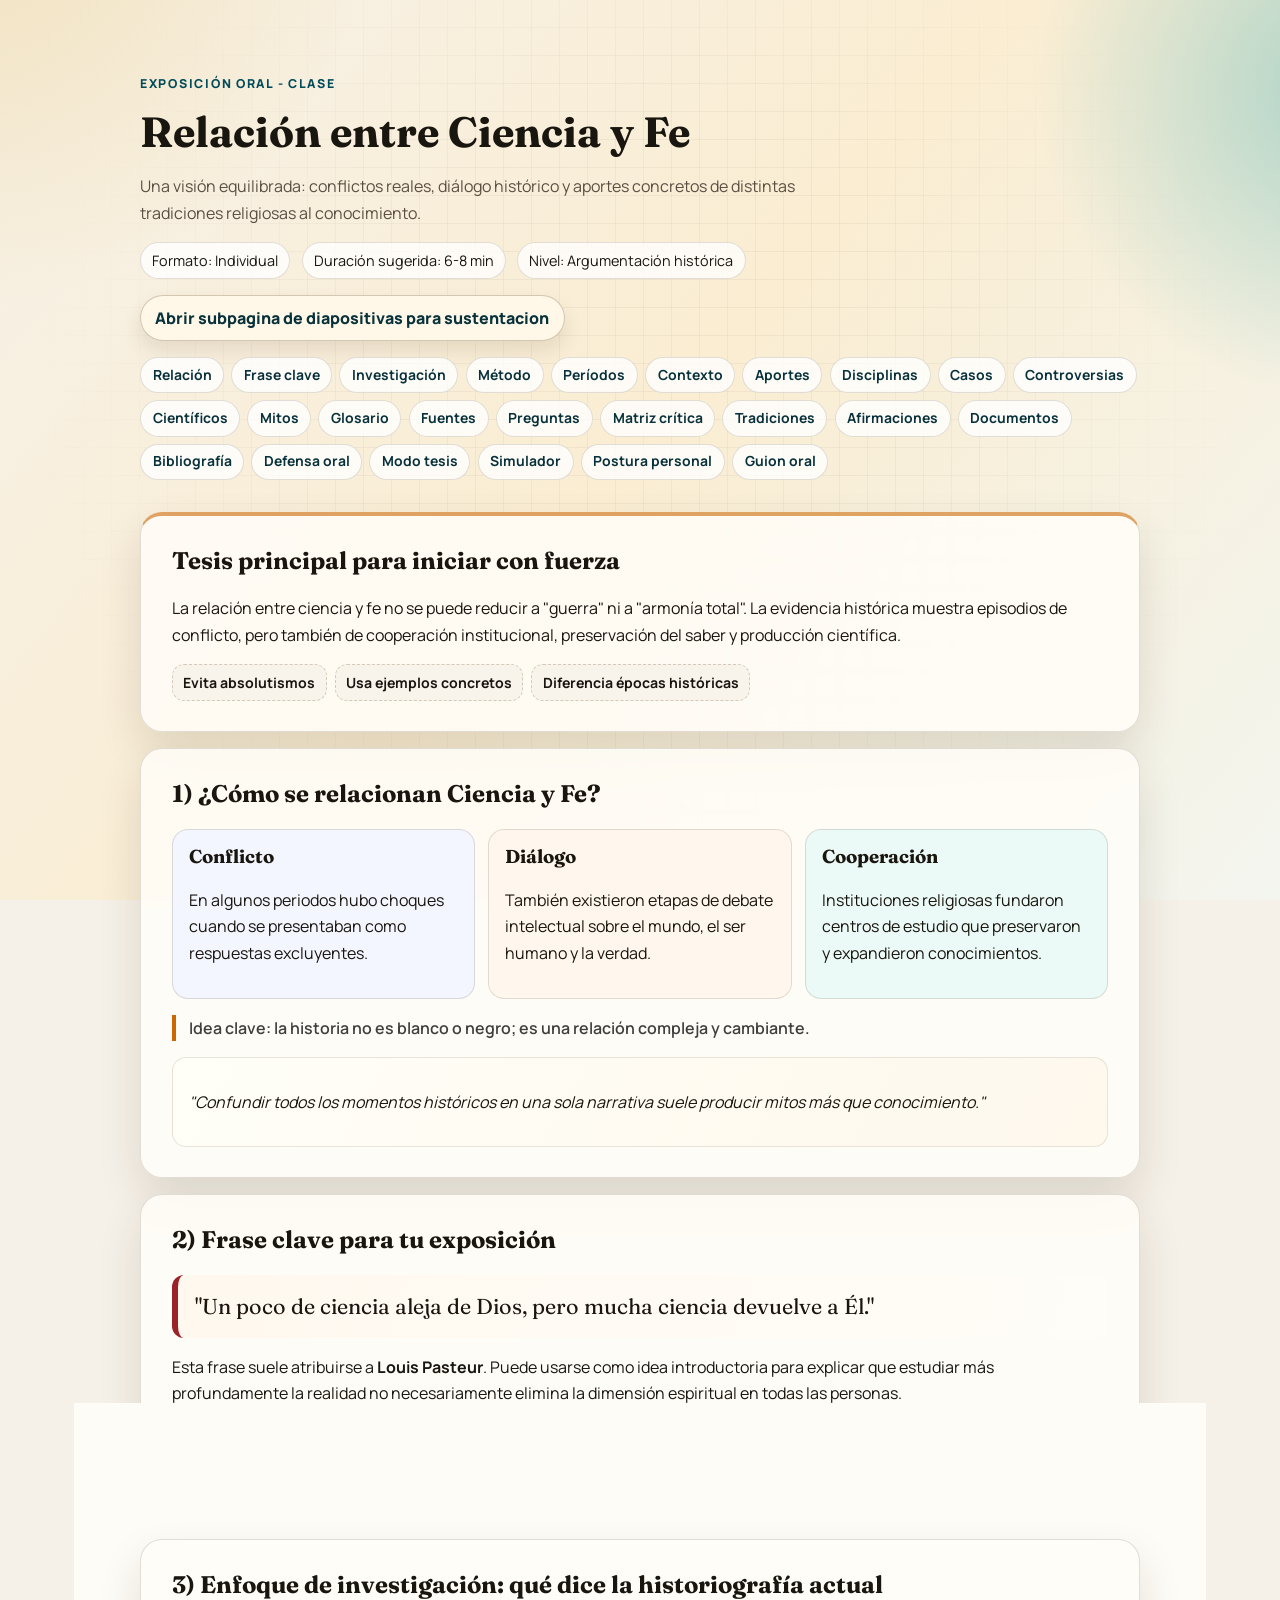
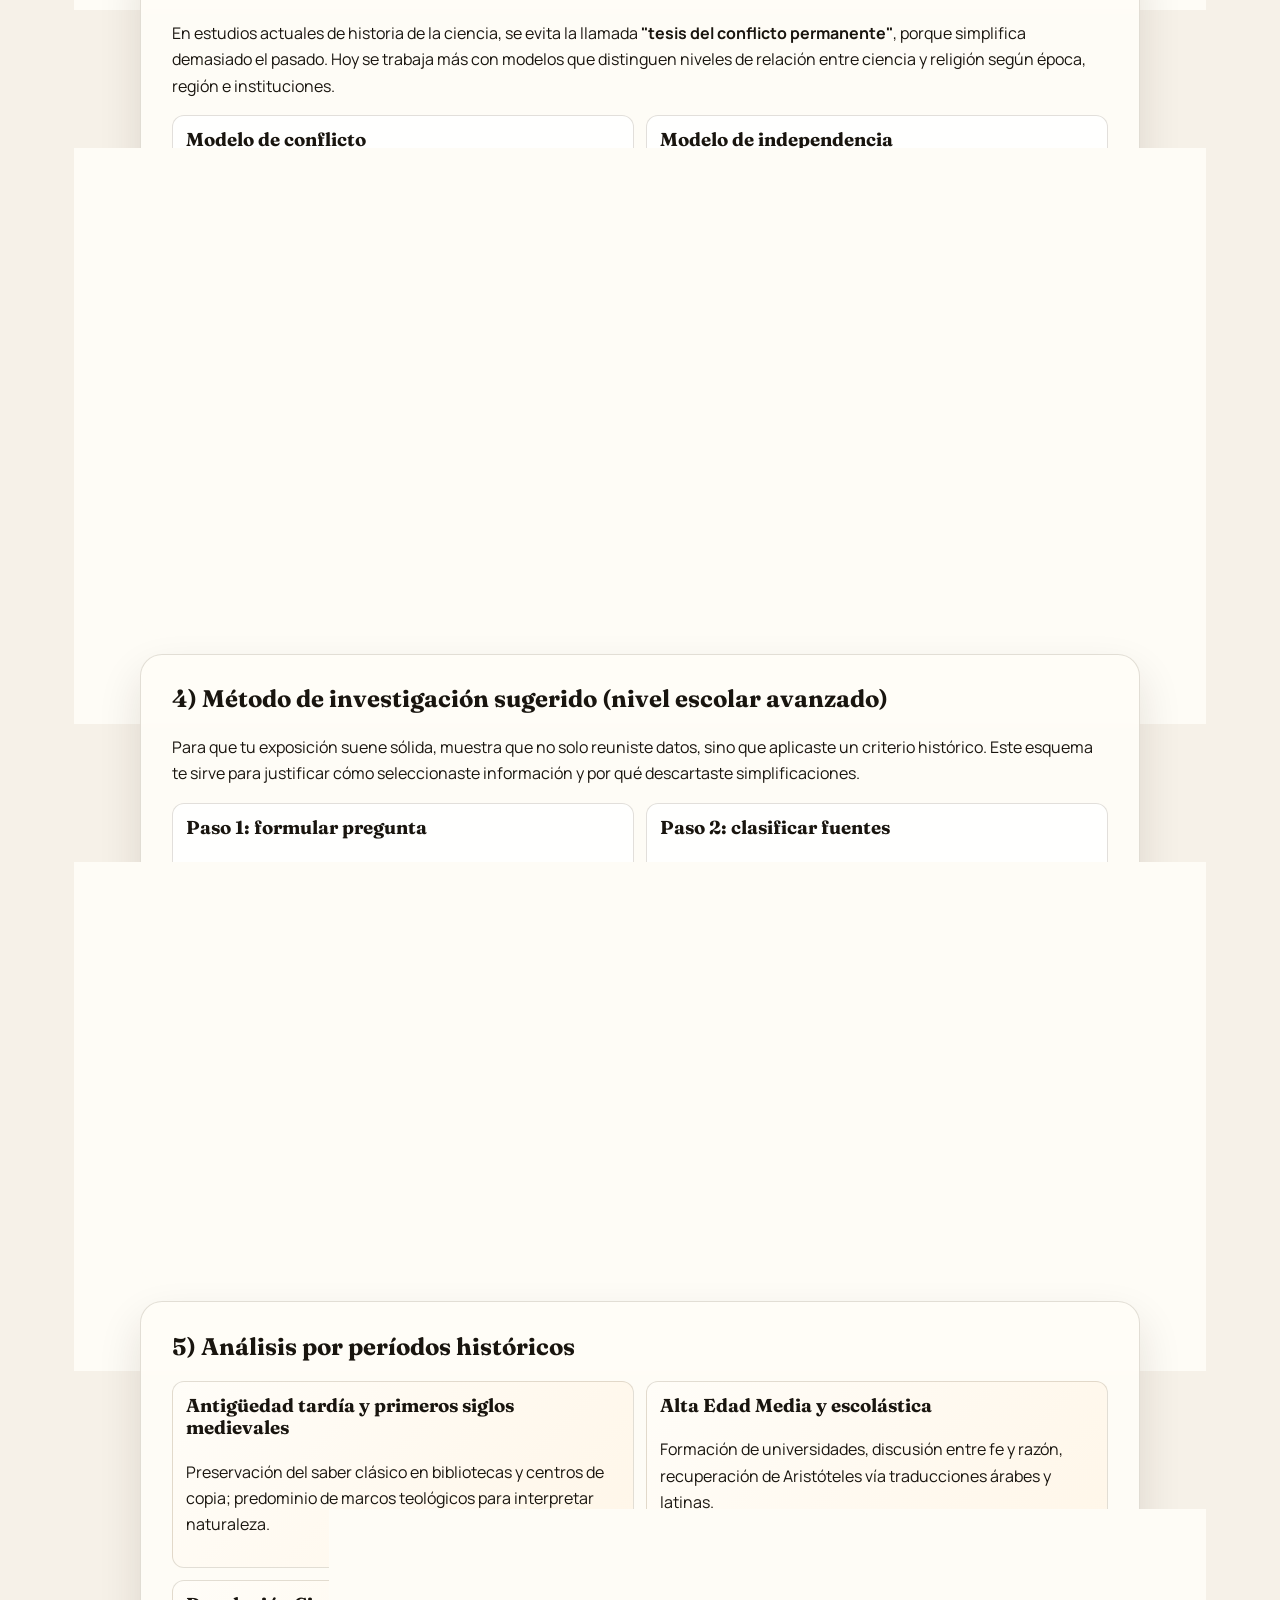
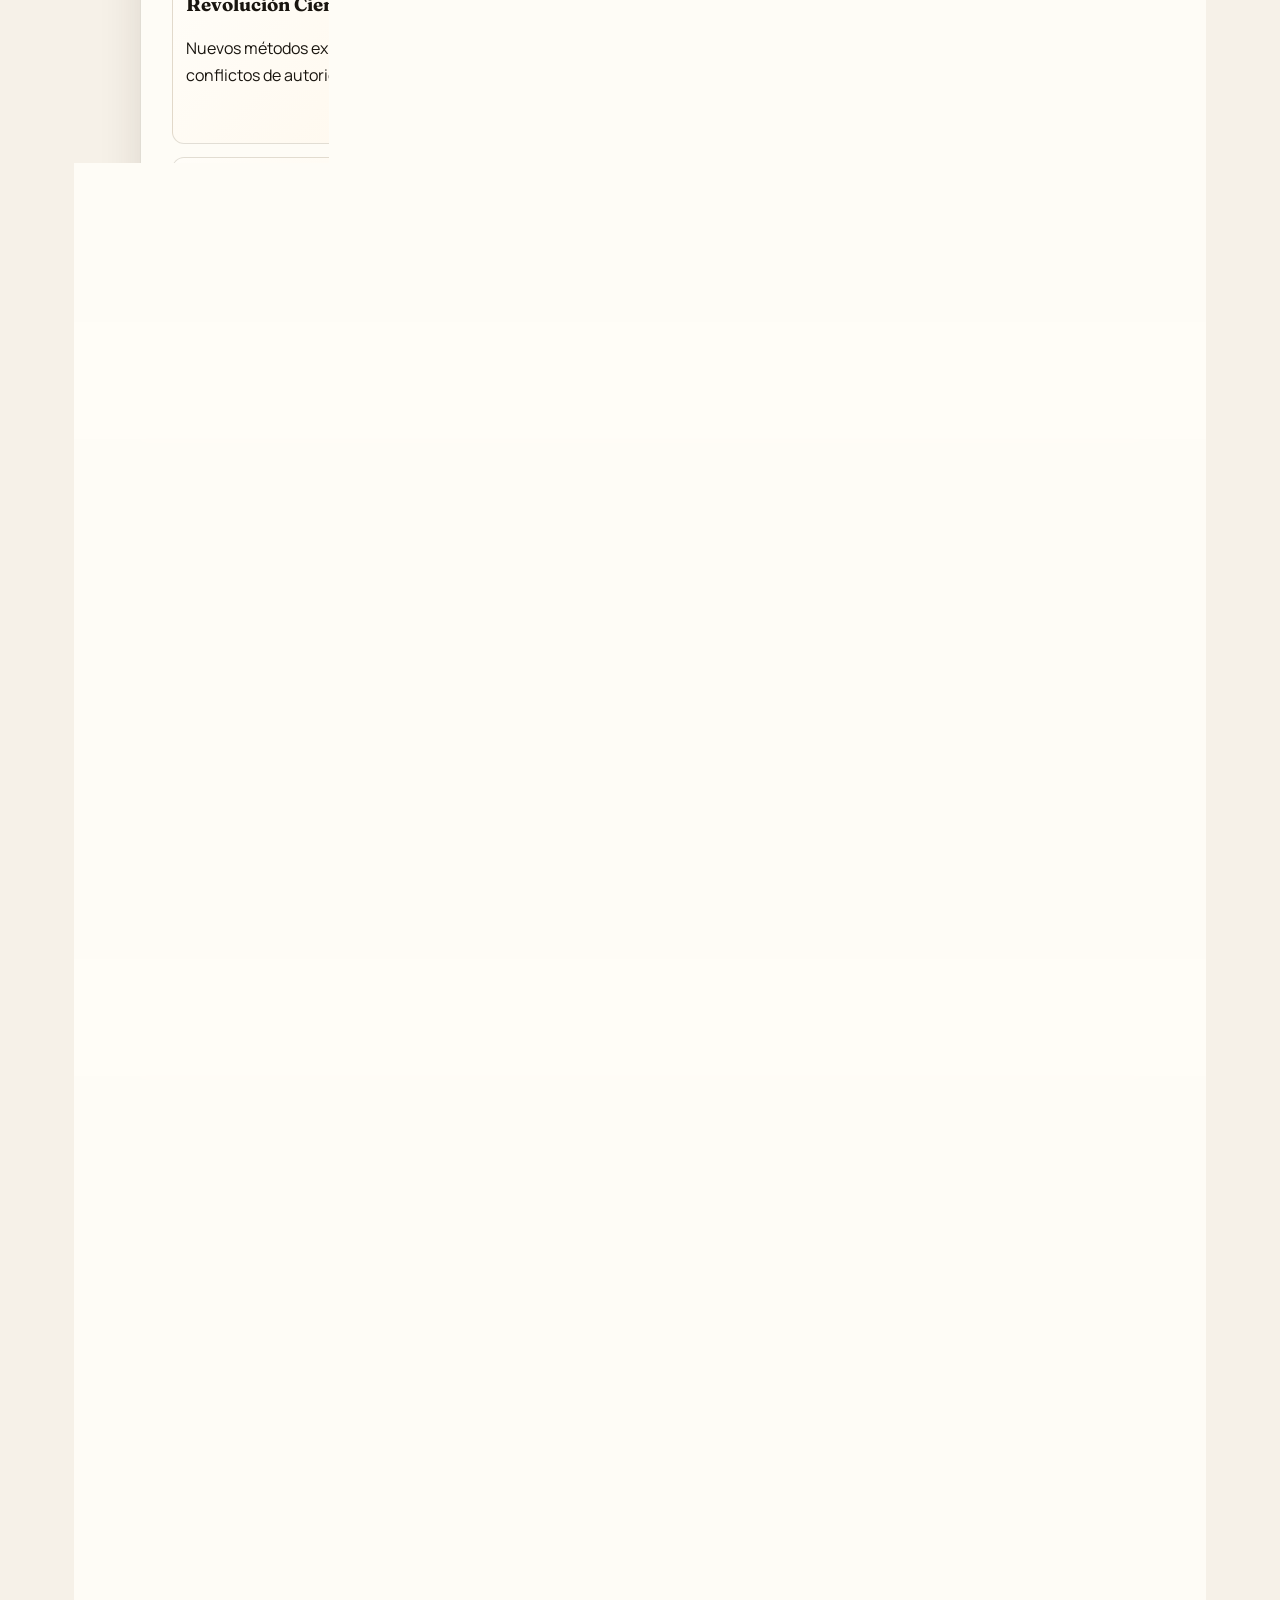
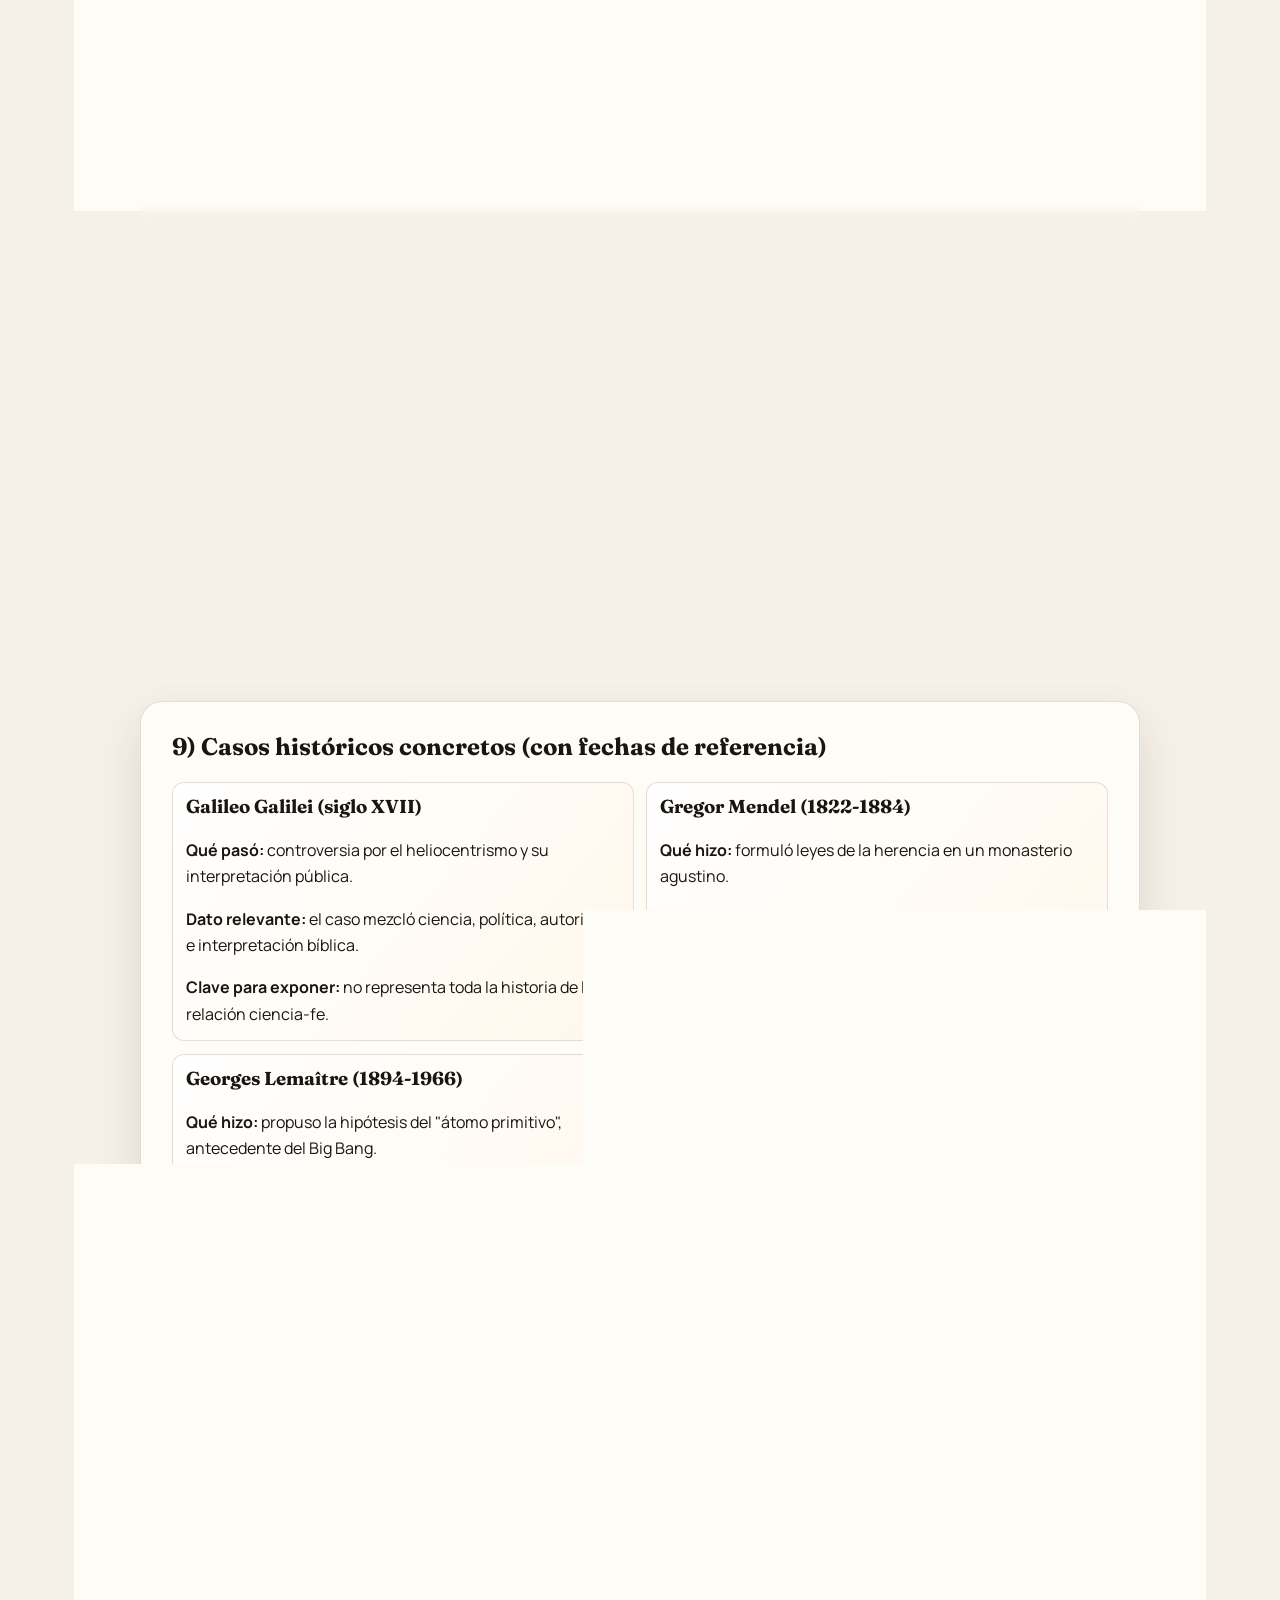
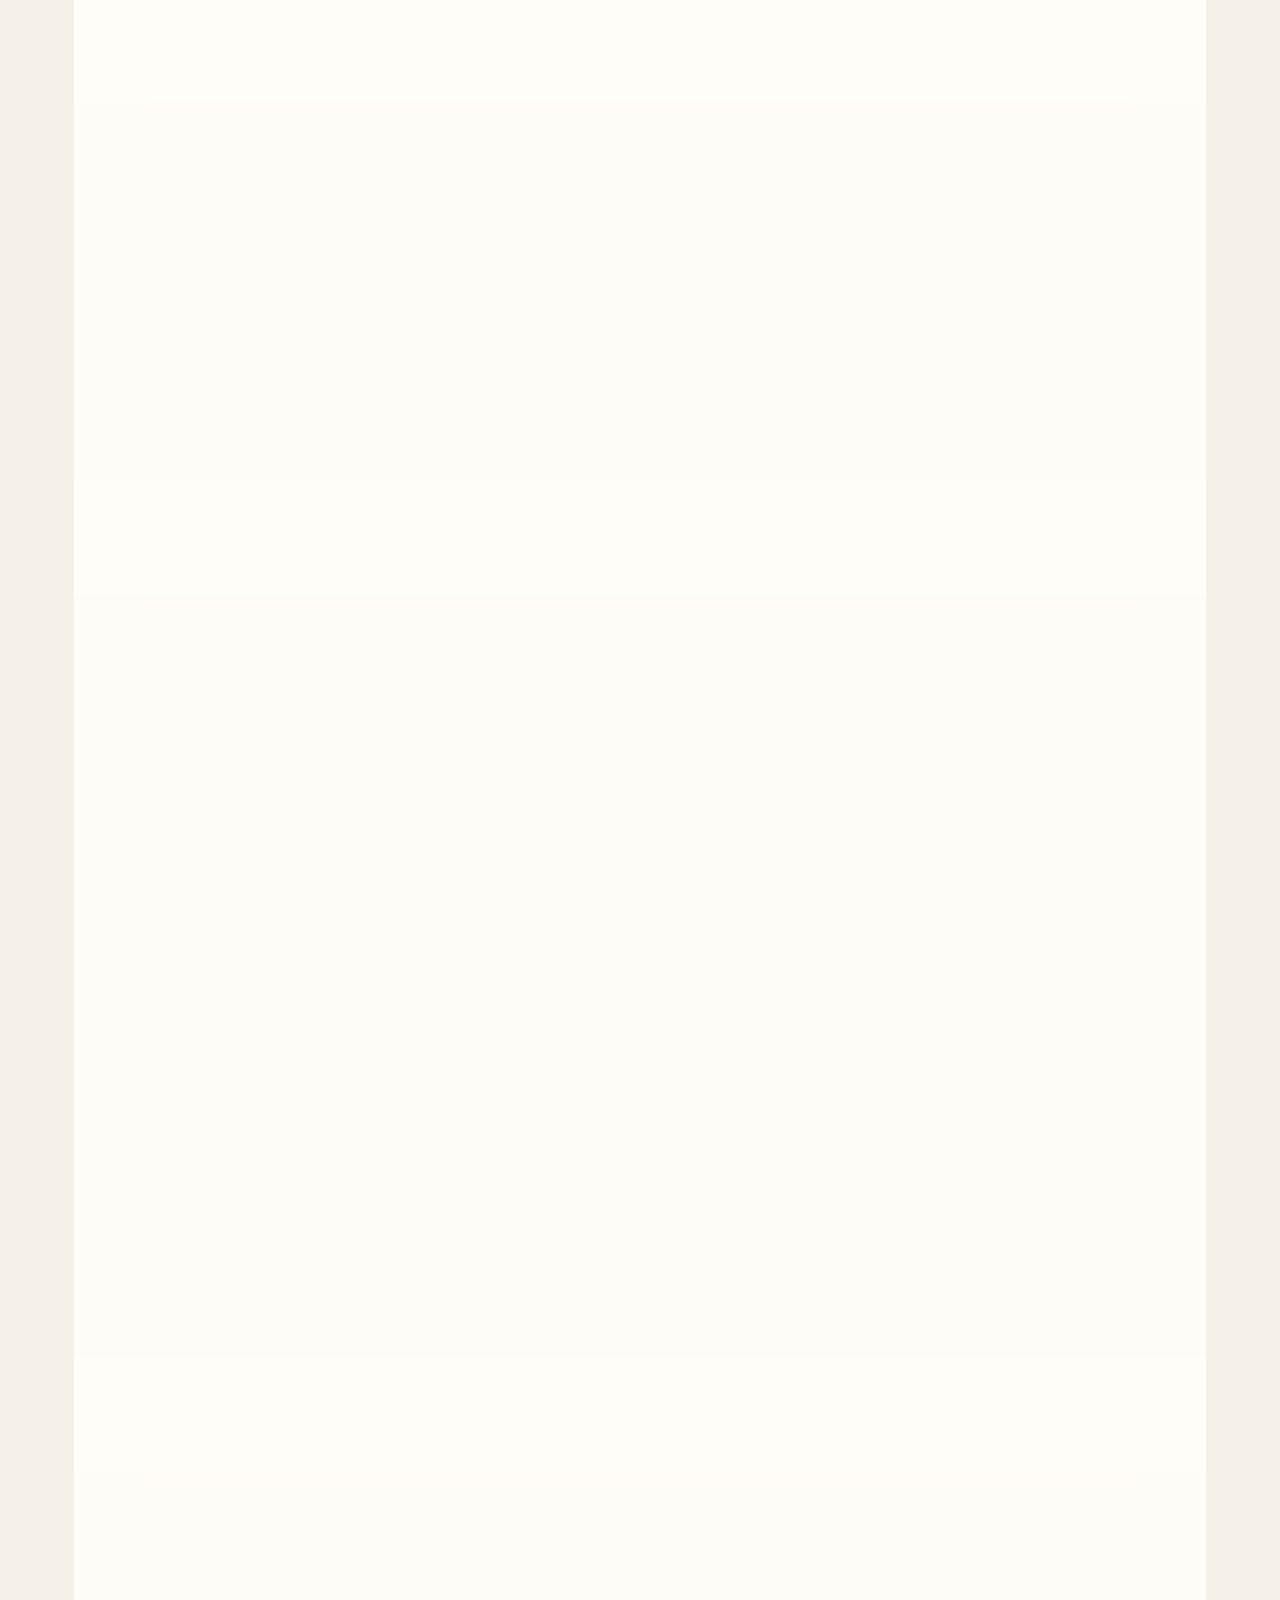
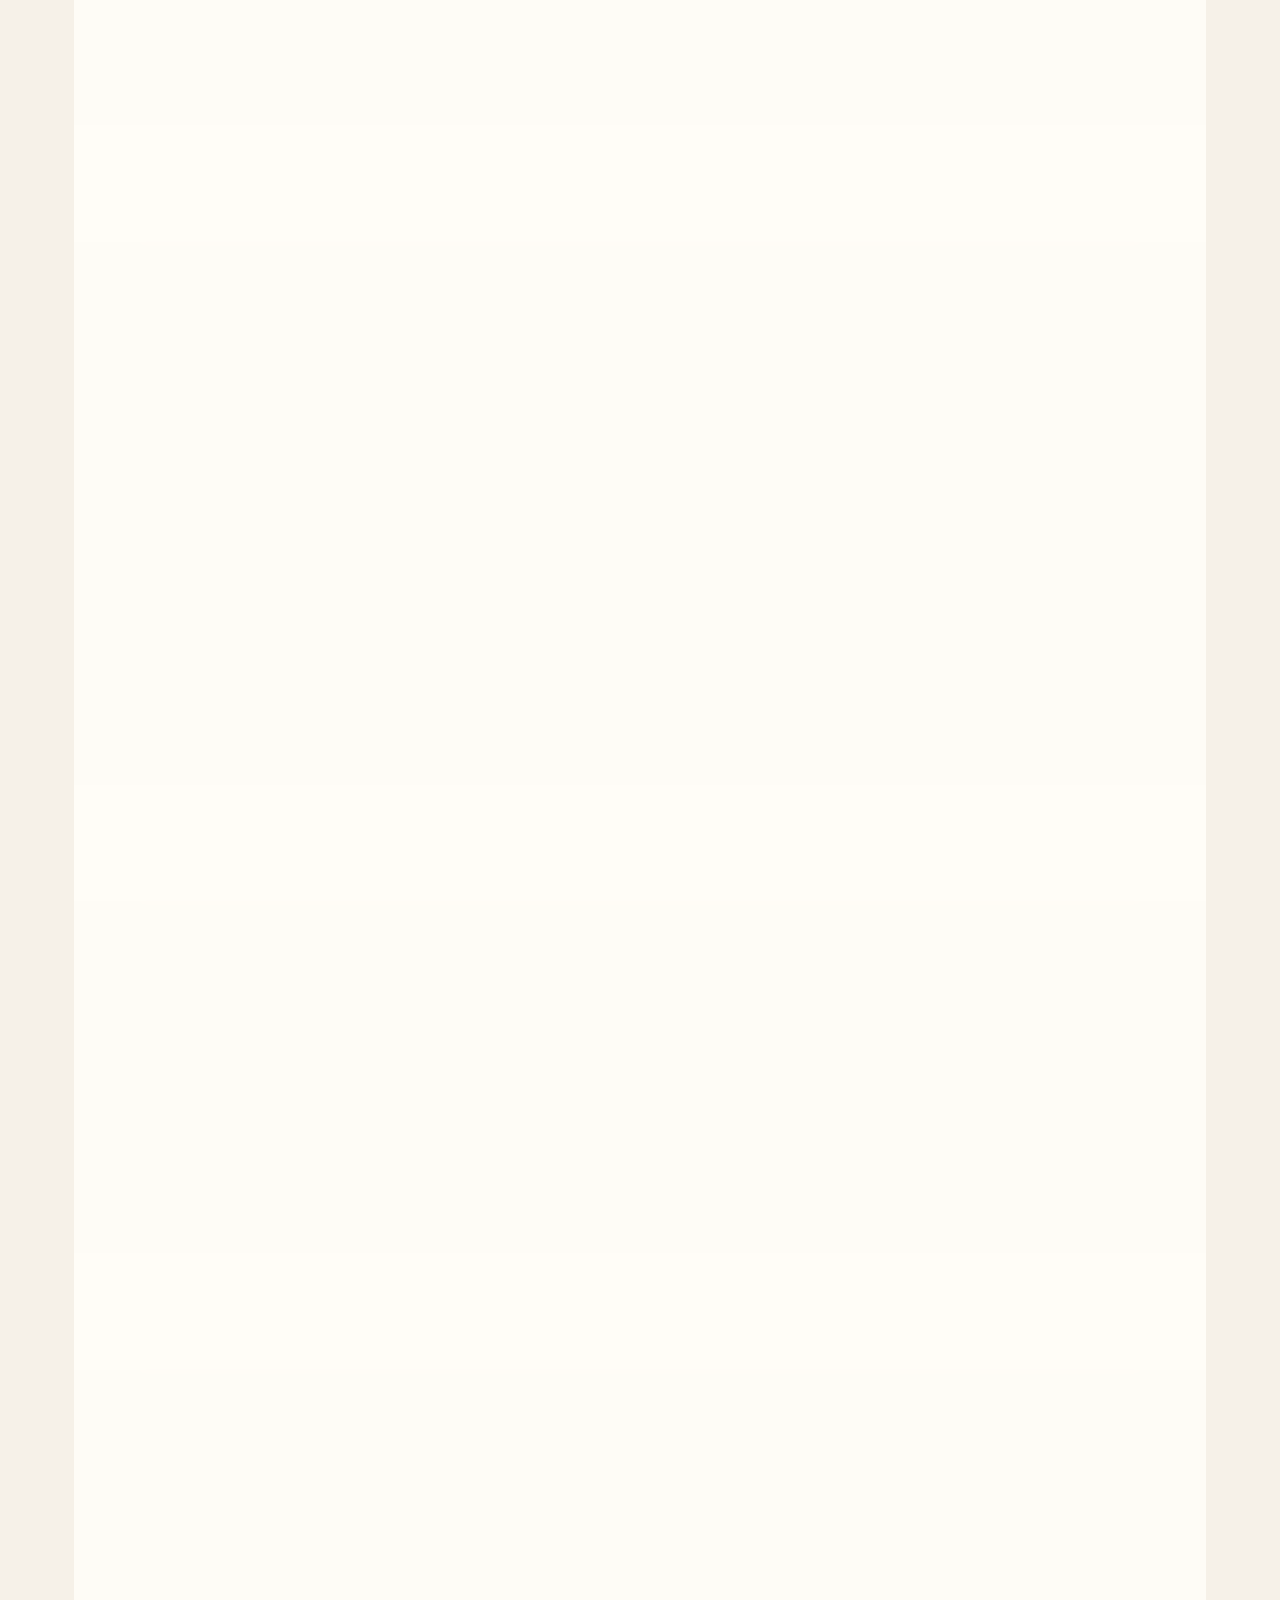
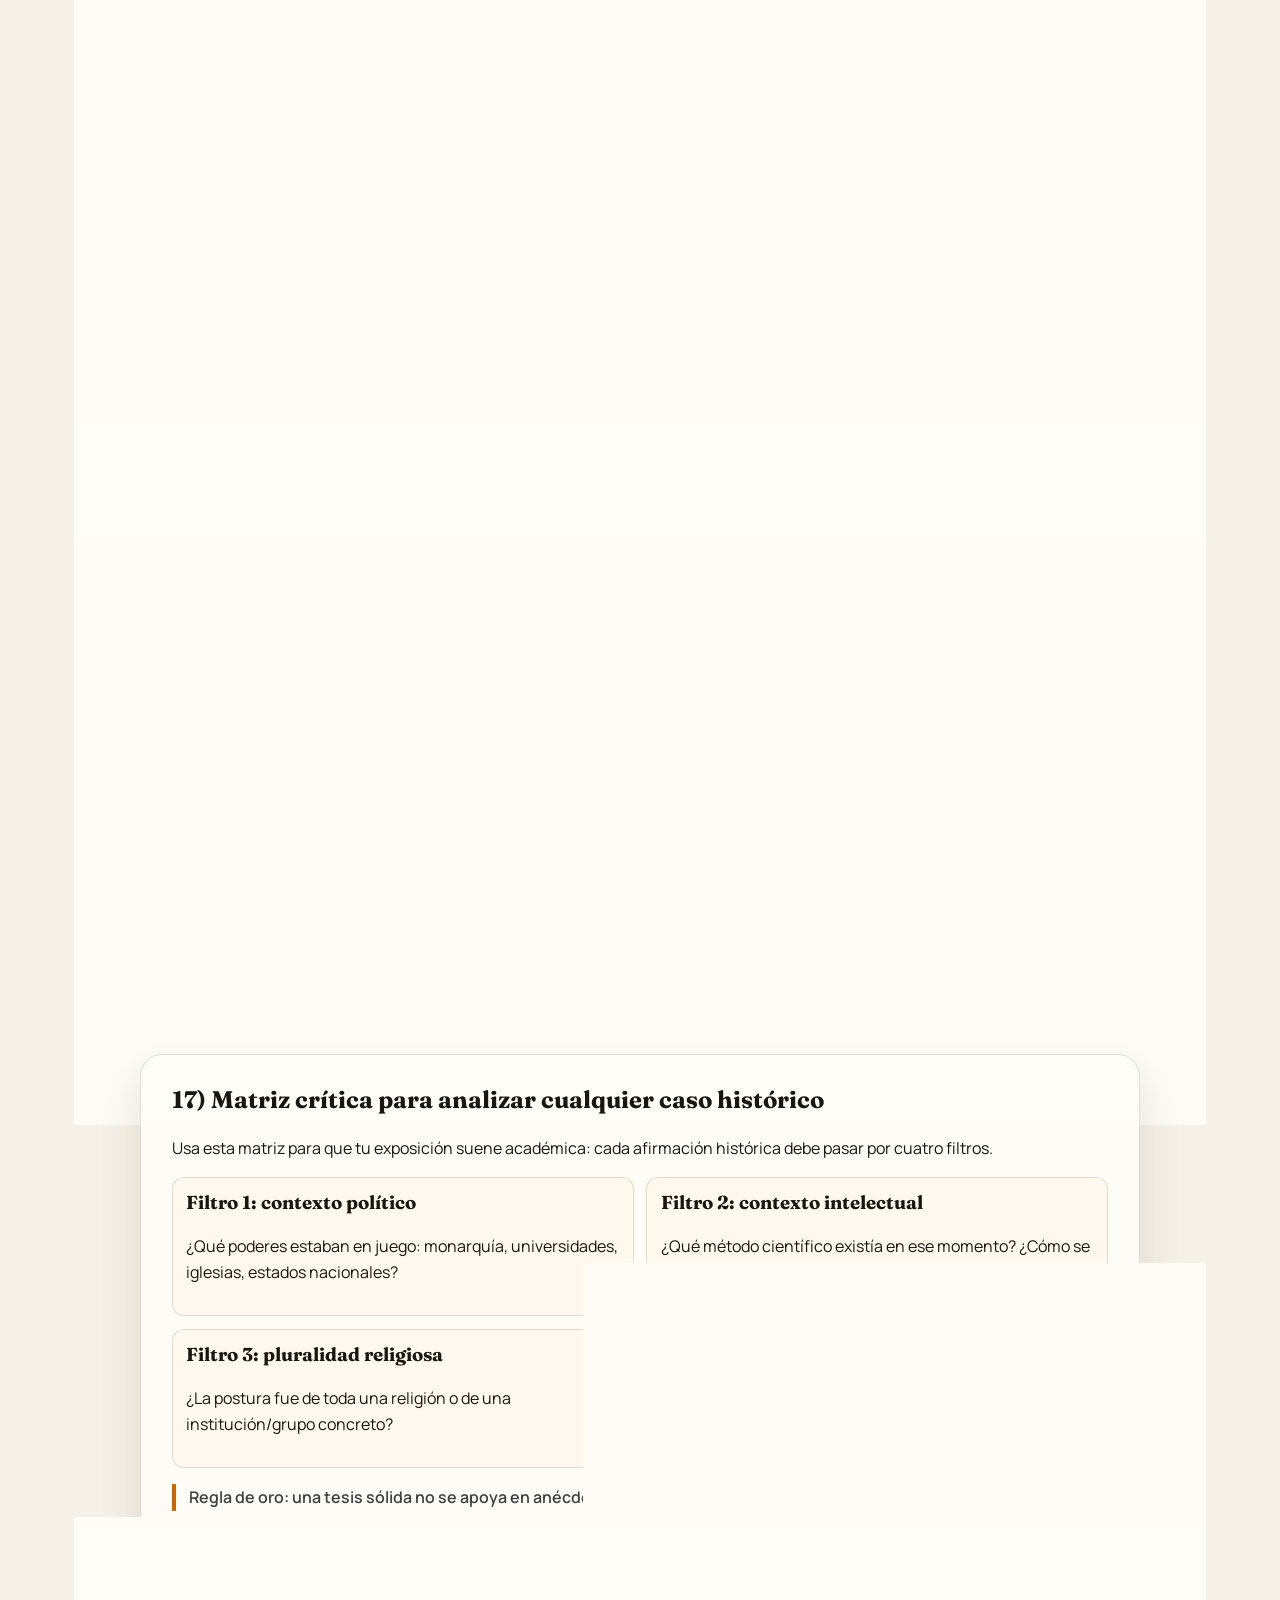
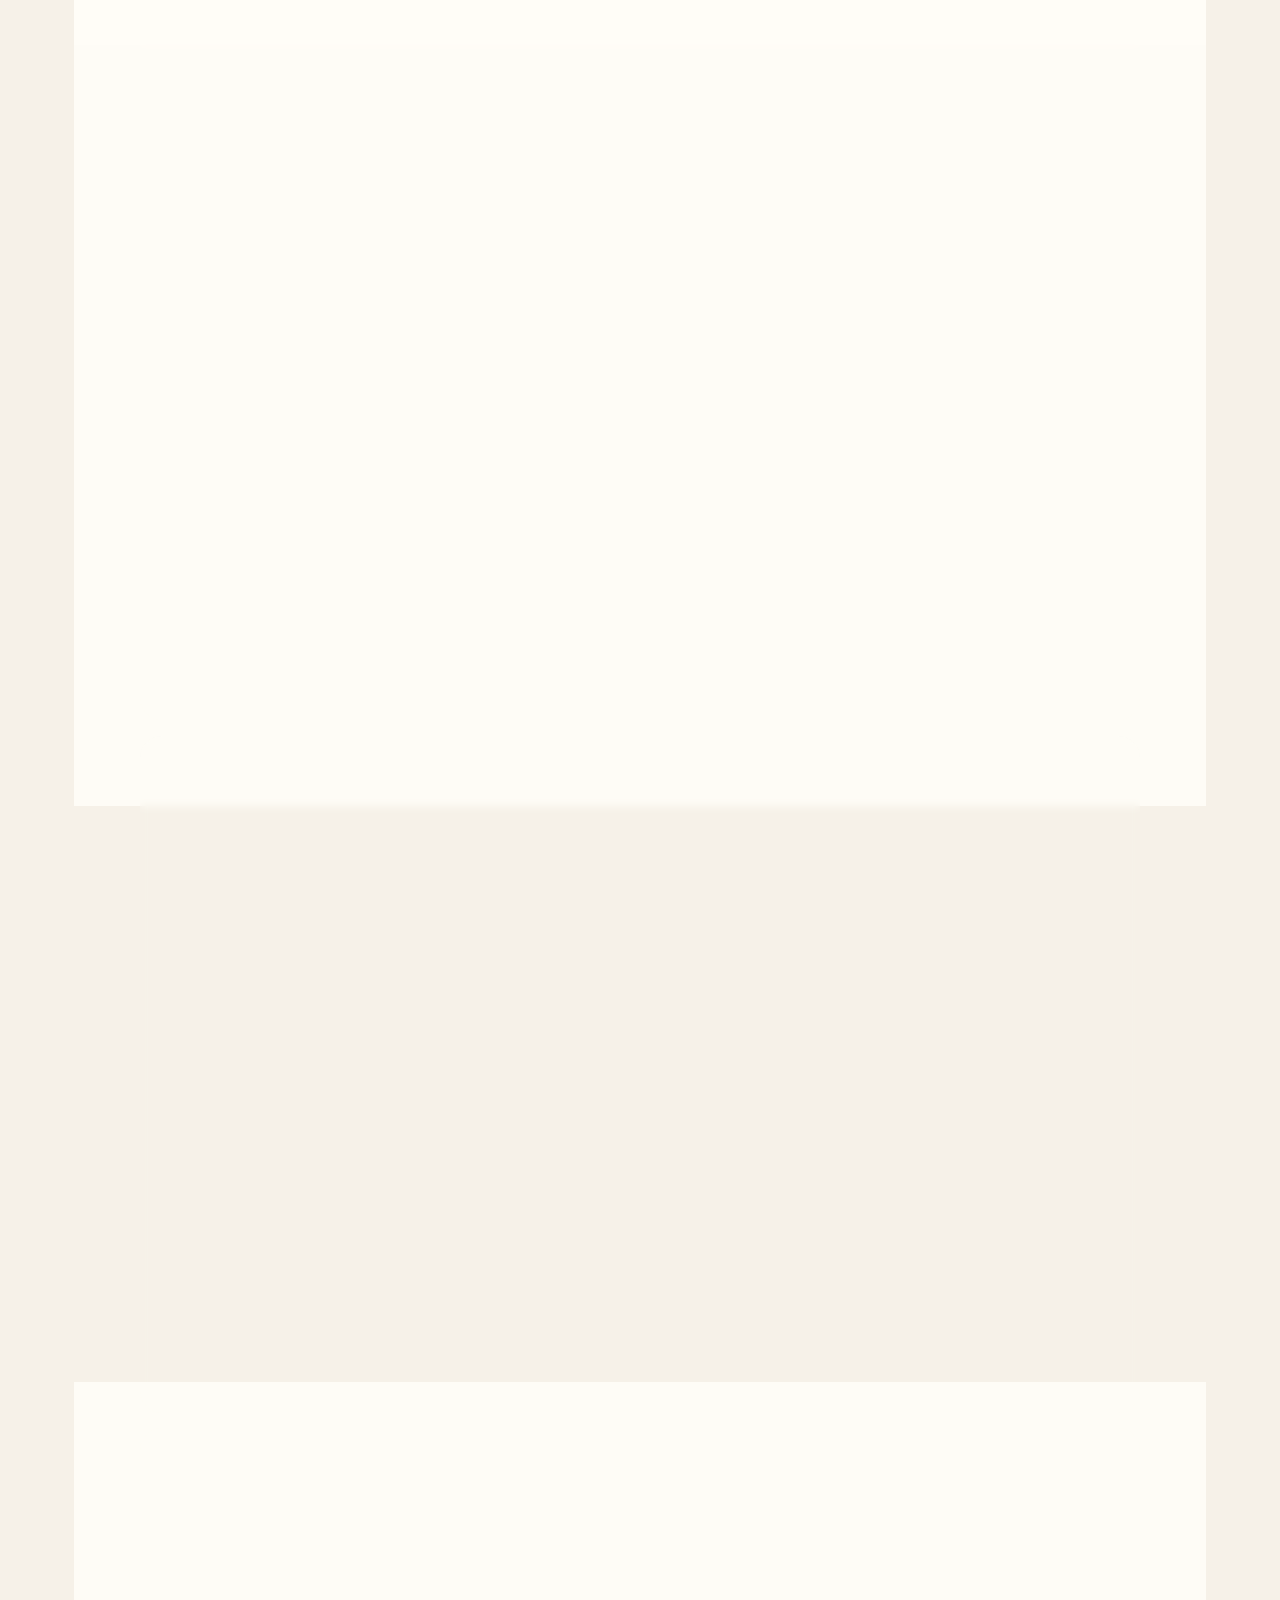
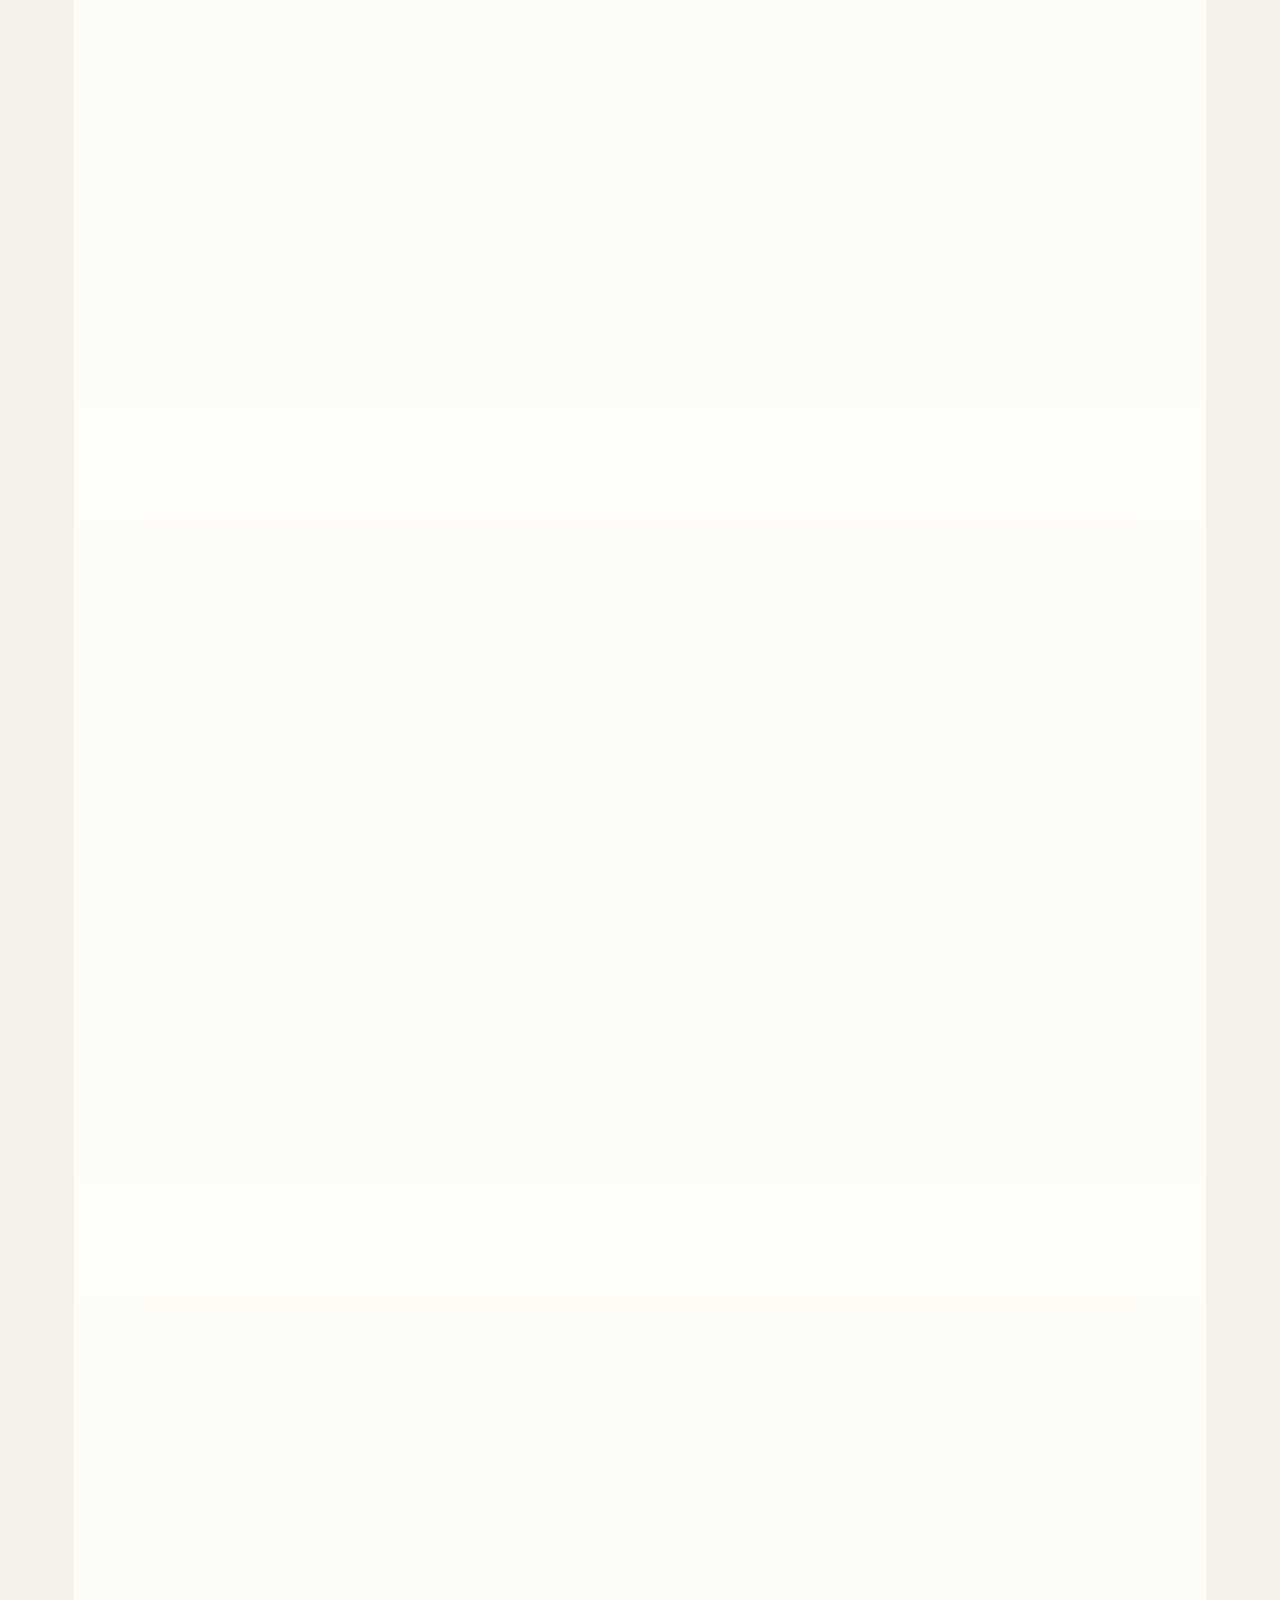
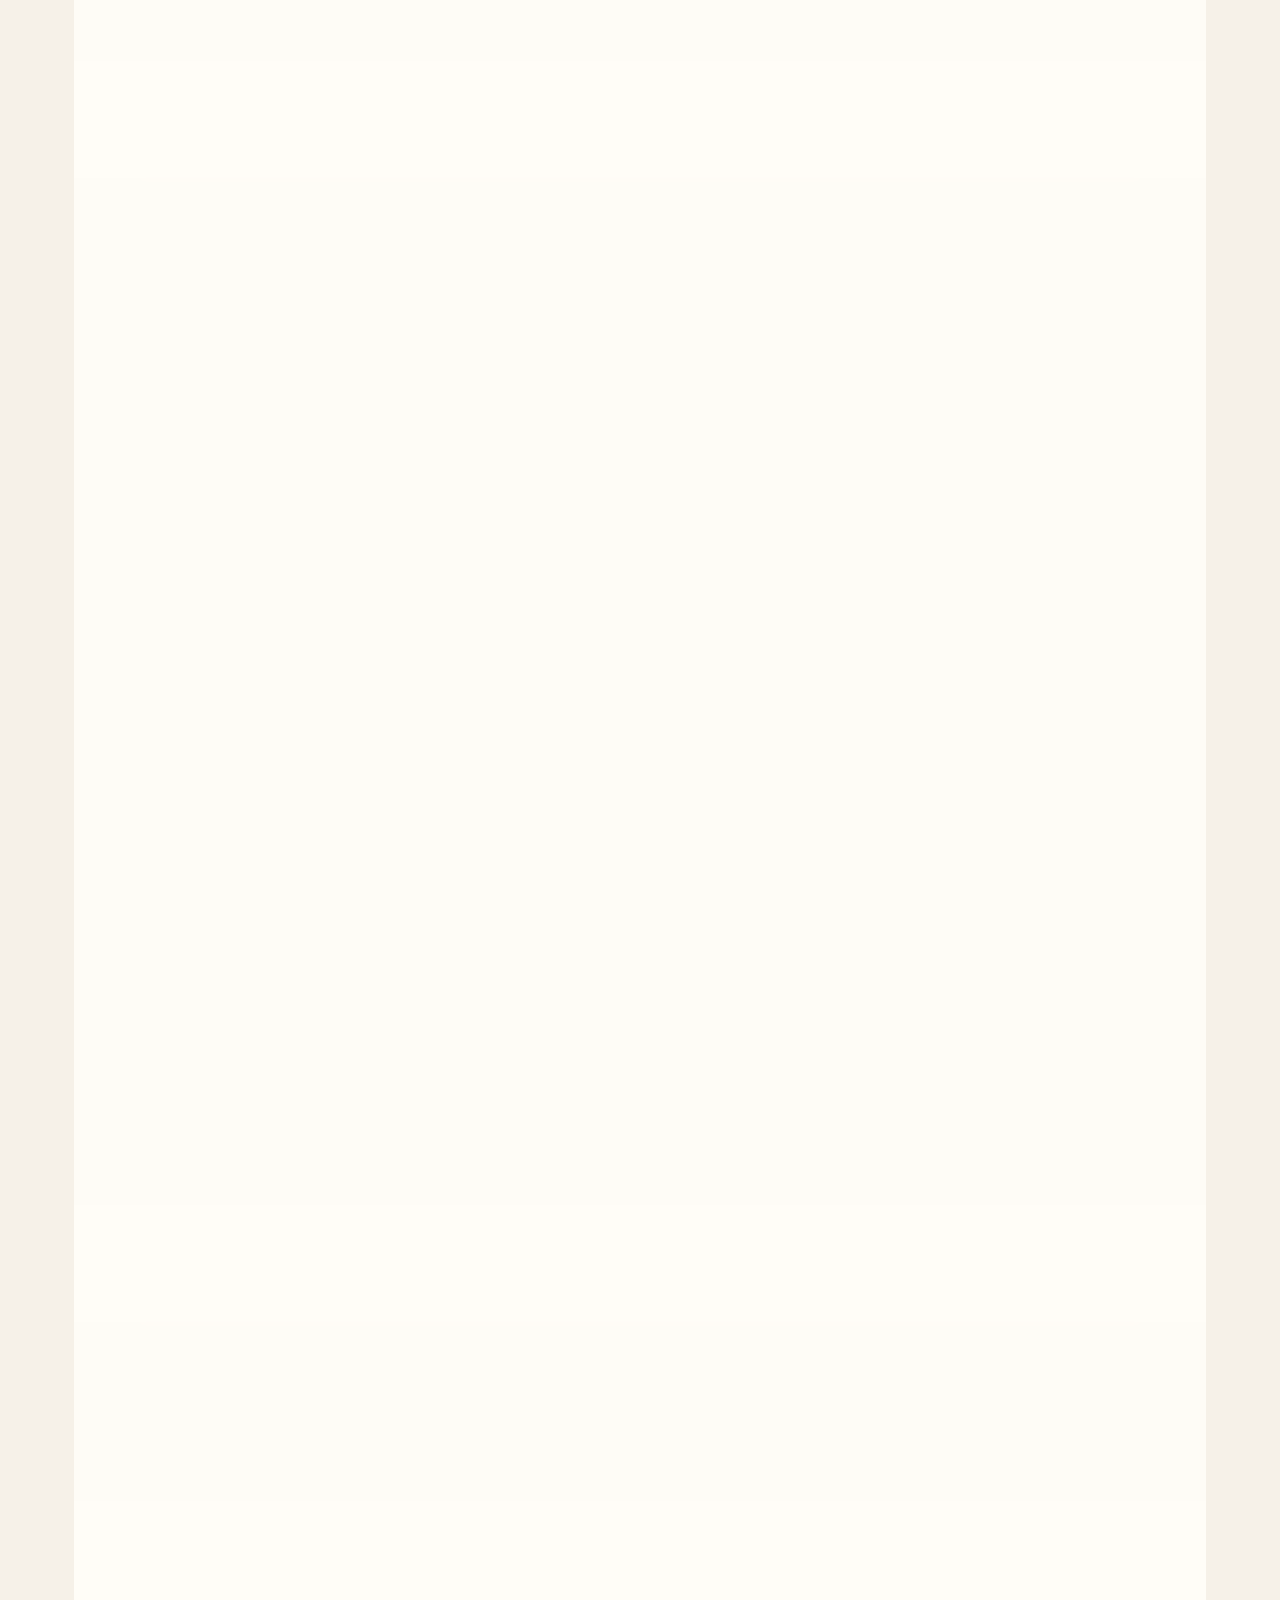
<file: index.html>
<!DOCTYPE html>
<html lang="es">
<head>
  <meta charset="UTF-8" />
  <meta name="viewport" content="width=device-width, initial-scale=1.0" />
  <title>Ciencia y Fe - Presentación Interactiva</title>
  <meta name="description" content="Relación entre ciencia y fe: aportes históricos, científicos por tradición religiosa y aclaraciones de mitos frecuentes." />
  <link rel="preconnect" href="https://fonts.googleapis.com" />
  <link rel="preconnect" href="https://fonts.gstatic.com" crossorigin />
  <link href="https://fonts.googleapis.com/css2?family=Manrope:wght@400;600;700;800&family=Fraunces:opsz,wght@9..144,600;9..144,700&display=swap" rel="stylesheet" />
  <link rel="stylesheet" href="styles.css" />
</head>
<body>
  <div class="page-bg" aria-hidden="true"></div>
  <div class="mesh" aria-hidden="true"></div>

  <header class="hero container reveal">
    <p class="hero-kicker">Exposición oral - Clase</p>
    <h1>Relación entre Ciencia y Fe</h1>
    <p class="hero-subtitle">
      Una visión equilibrada: conflictos reales, diálogo histórico y aportes concretos de distintas tradiciones religiosas al conocimiento.
    </p>
    <div class="hero-meta">
      <span>Formato: Individual</span>
      <span>Duración sugerida: 6-8 min</span>
      <span>Nivel: Argumentación histórica</span>
    </div>
    <p class="slides-link-wrap">
      <a class="slides-link" href="presentacion.html">Abrir subpagina de diapositivas para sustentacion</a>
    </p>
    <nav class="quick-nav" aria-label="Navegación rápida">
      <a href="#relacion">Relación</a>
      <a href="#frase">Frase clave</a>
      <a href="#investigacion">Investigación</a>
      <a href="#metodo">Método</a>
      <a href="#periodos">Períodos</a>
      <a href="#contexto">Contexto</a>
      <a href="#aportes">Aportes</a>
      <a href="#disciplinas">Disciplinas</a>
      <a href="#casos">Casos</a>
      <a href="#controversias">Controversias</a>
      <a href="#cientificos">Científicos</a>
      <a href="#mitos">Mitos</a>
      <a href="#glosario">Glosario</a>
      <a href="#fuentes">Fuentes</a>
      <a href="#preguntas">Preguntas</a>
      <a href="#matriz">Matriz crítica</a>
      <a href="#tradiciones">Tradiciones</a>
      <a href="#afirmaciones">Afirmaciones</a>
      <a href="#documentos">Documentos</a>
      <a href="#bibliografia">Bibliografía</a>
      <a href="#examen">Defensa oral</a>
      <a href="#tesis">Modo tesis</a>
      <a href="#simulador">Simulador</a>
      <a href="#postura">Postura personal</a>
      <a href="#guion">Guion oral</a>
    </nav>
  </header>

  <main class="container">
    <section class="panel panel-intro reveal" id="inicio">
      <h2>Tesis principal para iniciar con fuerza</h2>
      <p>
        La relación entre ciencia y fe no se puede reducir a "guerra" ni a "armonía total". La evidencia histórica muestra episodios de conflicto,
        pero también de cooperación institucional, preservación del saber y producción científica.
      </p>
      <div class="badges">
        <span>Evita absolutismos</span>
        <span>Usa ejemplos concretos</span>
        <span>Diferencia épocas históricas</span>
      </div>
    </section>

    <section class="panel reveal" id="relacion">
      <h2>1) ¿Cómo se relacionan Ciencia y Fe?</h2>
      <div class="grid-3">
        <article class="card tone-a">
          <h3>Conflicto</h3>
          <p>
            En algunos periodos hubo choques cuando se presentaban como respuestas excluyentes.
          </p>
        </article>
        <article class="card tone-b">
          <h3>Diálogo</h3>
          <p>
            También existieron etapas de debate intelectual sobre el mundo, el ser humano y la verdad.
          </p>
        </article>
        <article class="card tone-c">
          <h3>Cooperación</h3>
          <p>
            Instituciones religiosas fundaron centros de estudio que preservaron y expandieron conocimientos.
          </p>
        </article>
      </div>
      <p class="section-note">
        Idea clave: la historia no es blanco o negro; es una relación compleja y cambiante.
      </p>
      <div class="quote-box">
        <p>
          "Confundir todos los momentos históricos en una sola narrativa suele producir mitos más que conocimiento."
        </p>
      </div>
    </section>

    <section class="panel reveal" id="frase">
      <h2>2) Frase clave para tu exposición</h2>
      <blockquote class="famous-quote">
        "Un poco de ciencia aleja de Dios, pero mucha ciencia devuelve a Él."
      </blockquote>
      <p>
        Esta frase suele atribuirse a <strong>Louis Pasteur</strong>. Puede usarse como idea introductoria para explicar que estudiar más profundamente la realidad
        no necesariamente elimina la dimensión espiritual en todas las personas.
      </p>
      <p class="section-note">
        Úsala con matiz: no es una ley universal, sino una forma de expresar que algunos científicos integraron ciencia y fe sin ver contradicción absoluta.
      </p>
    </section>

    <section class="panel reveal" id="investigacion">
      <h2>3) Enfoque de investigación: qué dice la historiografía actual</h2>
      <p>
        En estudios actuales de historia de la ciencia, se evita la llamada <strong>"tesis del conflicto permanente"</strong>, porque simplifica demasiado
        el pasado. Hoy se trabaja más con modelos que distinguen niveles de relación entre ciencia y religión según época, región e instituciones.
      </p>
      <div class="research-grid">
        <article class="research-card">
          <h3>Modelo de conflicto</h3>
          <p>Describe choques reales en ciertos momentos: autoridad doctrinal, censura o disputas de interpretación.</p>
        </article>
        <article class="research-card">
          <h3>Modelo de independencia</h3>
          <p>Plantea que ciencia y religión responden preguntas distintas: "cómo" funciona el mundo vs "para qué" y sentido.</p>
        </article>
        <article class="research-card">
          <h3>Modelo de diálogo</h3>
          <p>Reconoce puntos de encuentro en filosofía de la naturaleza, ética científica y antropología.</p>
        </article>
        <article class="research-card">
          <h3>Modelo de integración</h3>
          <p>Algunos autores intentan síntesis amplias entre cosmovisión religiosa y descubrimientos científicos.</p>
        </article>
      </div>
      <div class="metric-strip">
        <article>
          <h3>Clave metodológica</h3>
          <p>No mezclar argumentos científicos con juicios teológicos sin precisar el plano.</p>
        </article>
        <article>
          <h3>Clave histórica</h3>
          <p>Diferenciar Edad Media, Revolución Científica y época contemporánea.</p>
        </article>
        <article>
          <h3>Clave crítica</h3>
          <p>Desconfiar de frases con "siempre", "nunca", "todos" o "ninguno".</p>
        </article>
      </div>
    </section>

    <section class="panel reveal" id="metodo">
      <h2>4) Método de investigación sugerido (nivel escolar avanzado)</h2>
      <p>
        Para que tu exposición suene sólida, muestra que no solo reuniste datos, sino que aplicaste un criterio histórico. Este esquema te sirve para justificar
        cómo seleccionaste información y por qué descartaste simplificaciones.
      </p>
      <div class="method-grid">
        <article class="method-card">
          <h3>Paso 1: formular pregunta</h3>
          <p>Ejemplo: "¿La relación entre ciencia y fe fue siempre conflictiva o cambió según el contexto?"</p>
        </article>
        <article class="method-card">
          <h3>Paso 2: clasificar fuentes</h3>
          <p>Primarias: cartas, decretos, textos de época. Secundarias: historiadores contemporáneos.</p>
        </article>
        <article class="method-card">
          <h3>Paso 3: comparar casos</h3>
          <p>Contrasta un caso de conflicto (Galileo) con uno de cooperación (Mendel o Lemaître).</p>
        </article>
        <article class="method-card">
          <h3>Paso 4: concluir con matices</h3>
          <p>Evita absolutos. Formula una tesis que reconozca tanto tensiones como aportes.</p>
        </article>
      </div>
      <div class="research-warning">
        <h3>Errores comunes que debes evitar en exposición</h3>
        <ul>
          <li>Usar un solo caso histórico para explicar toda la historia.</li>
          <li>Confundir religión institucional con creyentes individuales.</li>
          <li>Presentar opiniones sin distinguir hechos, interpretación y juicio personal.</li>
        </ul>
      </div>
    </section>

    <section class="panel reveal" id="periodos">
      <h2>5) Análisis por períodos históricos</h2>
      <div class="period-grid">
        <article class="period-card">
          <h3>Antigüedad tardía y primeros siglos medievales</h3>
          <p>Preservación del saber clásico en bibliotecas y centros de copia; predominio de marcos teológicos para interpretar naturaleza.</p>
        </article>
        <article class="period-card">
          <h3>Alta Edad Media y escolástica</h3>
          <p>Formación de universidades, discusión entre fe y razón, recuperación de Aristóteles vía traducciones árabes y latinas.</p>
        </article>
        <article class="period-card">
          <h3>Revolución Científica (siglos XVI-XVII)</h3>
          <p>Nuevos métodos experimentales y matemáticos; emergen conflictos de autoridad en casos concretos.</p>
        </article>
        <article class="period-card">
          <h3>Ilustración y siglo XIX</h3>
          <p>Secularización progresiva de instituciones científicas; persistencia de científicos creyentes y debates filosóficos intensos.</p>
        </article>
        <article class="period-card">
          <h3>Siglos XX-XXI</h3>
          <p>Mayor especialización académica, diálogo en bioética y antropología, y rechazo historiográfico al esquema "guerra permanente".</p>
        </article>
      </div>
    </section>

    <section class="panel reveal" id="contexto">
      <h2>6) Más contexto histórico: cooperación y tensiones reales</h2>
      <div class="grid-2">
        <article class="info-card">
          <h3>Ejemplos de cooperación</h3>
          <ul>
            <li>Monasterios y escuelas catedralicias conservaron manuscritos clásicos.</li>
            <li>Universidades medievales permitieron debates filosófico-científicos.</li>
            <li>Observatorios y calendarios religiosos impulsaron astronomía práctica.</li>
            <li>Científicos creyentes hicieron aportes decisivos en física, genética y cosmología.</li>
          </ul>
        </article>
        <article class="info-card">
          <h3>Ejemplos de tensión</h3>
          <ul>
            <li>Algunas autoridades religiosas censuraron ideas consideradas peligrosas.</li>
            <li>Hubo conflictos por interpretación de textos sagrados frente a nuevos hallazgos.</li>
            <li>Factores políticos y culturales agravaron disputas intelectuales.</li>
            <li>No todos los contextos religiosos reaccionaron igual ni al mismo tiempo.</li>
          </ul>
        </article>
      </div>
      <div class="context-points mt-1">
        <article>
          <h3>Clave 1: distinguir instituciones y personas</h3>
          <p>No se puede atribuir la misma postura a todas las iglesias, órdenes o líderes en todos los siglos.</p>
        </article>
        <article>
          <h3>Clave 2: distinguir ciencia y cientificismo</h3>
          <p>La ciencia estudia fenómenos naturales; el cientificismo es una postura filosófica que dice que solo la ciencia produce verdad.</p>
        </article>
        <article>
          <h3>Clave 3: distinguir fe y fundamentalismo</h3>
          <p>La fe puede dialogar con la razón; el fundamentalismo suele rechazar ese diálogo.</p>
        </article>
      </div>
    </section>

    <section class="panel reveal" id="aportes">
      <h2>7) ¿Existen contribuciones de las religiones a la ciencia?</h2>
      <div class="timeline">
        <article class="timeline-item">
          <h3>Mundo cristiano (Edad Media y Moderna)</h3>
          <p>Universidades, bibliotecas, observatorios y figuras como Mendel y Lemaître.</p>
        </article>
        <article class="timeline-item">
          <h3>Mundo islámico medieval</h3>
          <p>Avances en medicina, óptica, astronomía y matemáticas (álgebra).</p>
        </article>
        <article class="timeline-item">
          <h3>Tradición judía</h3>
          <p>Importante presencia en la ciencia moderna y contemporánea en física, química y medicina.</p>
        </article>
      </div>
      <div class="grid-2 mt-1">
        <article class="info-card">
          <h3>Aportes institucionales</h3>
          <ul>
            <li>Creación y financiamiento de centros de estudio.</li>
            <li>Conservación de manuscritos y traducción de textos clásicos.</li>
            <li>Calendarios, astronomía aplicada y educación formal.</li>
          </ul>
        </article>
        <article class="info-card">
          <h3>Precaución metodológica</h3>
          <ul>
            <li>No todo avance científico provino de instituciones religiosas.</li>
            <li>No toda institución religiosa promovió siempre la investigación.</li>
            <li>La relación cambió según país, siglo y contexto político.</li>
          </ul>
        </article>
      </div>
    </section>

    <section class="panel reveal" id="disciplinas">
      <h2>8) Aportes por disciplinas científicas (visión comparada)</h2>
      <div class="table-wrap">
        <table class="research-table">
          <thead>
            <tr>
              <th>Área</th>
              <th>Ejemplos históricos</th>
              <th>Tipo de aporte</th>
              <th>Observación crítica</th>
            </tr>
          </thead>
          <tbody>
            <tr>
              <td>Astronomía</td>
              <td>Calendarios litúrgicos, observatorios, Lemaître</td>
              <td>Institucional y teórico</td>
              <td>También hubo disputas interpretativas.</td>
            </tr>
            <tr>
              <td>Matemáticas</td>
              <td>Al-Juarismi, escuelas indias, tradición helenística</td>
              <td>Formalización de métodos</td>
              <td>El conocimiento circuló entre culturas.</td>
            </tr>
            <tr>
              <td>Medicina</td>
              <td>Avicena, hospitales religiosos, universidades</td>
              <td>Práctica clínica y docencia</td>
              <td>No todo centro religioso fue igualmente innovador.</td>
            </tr>
            <tr>
              <td>Biología</td>
              <td>Mendel y genética clásica</td>
              <td>Experimental</td>
              <td>Ejemplo fuerte de compatibilidad personal fe-ciencia.</td>
            </tr>
            <tr>
              <td>Filosofía natural</td>
              <td>Debate escolástico y moderno</td>
              <td>Conceptual y metodológico</td>
              <td>Influyó en nociones de ley natural y causalidad.</td>
            </tr>
          </tbody>
        </table>
      </div>
    </section>

    <section class="panel reveal" id="casos">
      <h2>9) Casos históricos concretos (con fechas de referencia)</h2>
      <div class="case-grid">
        <article class="case-card">
          <h3>Galileo Galilei (siglo XVII)</h3>
          <p><strong>Qué pasó:</strong> controversia por el heliocentrismo y su interpretación pública.</p>
          <p><strong>Dato relevante:</strong> el caso mezcló ciencia, política, autoridad e interpretación bíblica.</p>
          <p><strong>Clave para exponer:</strong> no representa toda la historia de la relación ciencia-fe.</p>
        </article>
        <article class="case-card">
          <h3>Gregor Mendel (1822-1884)</h3>
          <p><strong>Qué hizo:</strong> formuló leyes de la herencia en un monasterio agustino.</p>
          <p><strong>Dato relevante:</strong> ejemplo clásico de compatibilidad entre vocación religiosa y ciencia experimental.</p>
          <p><strong>Clave para exponer:</strong> desmonta la idea de oposición total.</p>
        </article>
        <article class="case-card">
          <h3>Georges Lemaître (1894-1966)</h3>
          <p><strong>Qué hizo:</strong> propuso la hipótesis del "átomo primitivo", antecedente del Big Bang.</p>
          <p><strong>Dato relevante:</strong> distinguió claramente entre argumento científico y argumento teológico.</p>
          <p><strong>Clave para exponer:</strong> rigor metodológico en ambos campos.</p>
        </article>
        <article class="case-card">
          <h3>Casa de la Sabiduría de Bagdad</h3>
          <p><strong>Qué pasó:</strong> movimiento de traducción y producción científica entre siglos VIII y X.</p>
          <p><strong>Dato relevante:</strong> circulación de saberes griegos, persas e indios hacia matemáticas y medicina.</p>
          <p><strong>Clave para exponer:</strong> cooperación intelectual en contexto islámico.</p>
        </article>
        <article class="case-card">
          <h3>Universidad de París y debates escolásticos</h3>
          <p><strong>Qué pasó:</strong> institucionalización del debate entre filosofía natural y teología medieval.</p>
          <p><strong>Dato relevante:</strong> permitió discutir públicamente problemas de causalidad, movimiento y cosmología.</p>
          <p><strong>Clave para exponer:</strong> la universidad religiosa fue también espacio de producción intelectual.</p>
        </article>
        <article class="case-card">
          <h3>Jesuitas y ciencia moderna temprana</h3>
          <p><strong>Qué pasó:</strong> redes educativas globales con interés en matemáticas, astronomía y cartografía.</p>
          <p><strong>Dato relevante:</strong> colaboración con observaciones astronómicas y circulación de conocimientos.</p>
          <p><strong>Clave para exponer:</strong> muestra interacción entre misión religiosa y práctica científica.</p>
        </article>
      </div>
    </section>

    <section class="panel reveal" id="controversias">
      <h2>10) Controversias históricas importantes (sin simplificar)</h2>
      <div class="controversy-grid">
        <article class="controversy-card">
          <h3>Galileo y la autoridad interpretativa</h3>
          <p><strong>Núcleo del conflicto:</strong> quién tiene autoridad para interpretar el cosmos en el espacio público.</p>
          <p><strong>Lectura actual:</strong> conflicto multicausal, no solo "ciencia vs fe".</p>
        </article>
        <article class="controversy-card">
          <h3>Evolución y recepción religiosa</h3>
          <p><strong>Núcleo del conflicto:</strong> lectura literal de textos sagrados frente a evidencia biológica.</p>
          <p><strong>Lectura actual:</strong> hubo respuestas distintas según tradición, país y denominación.</p>
        </article>
        <article class="controversy-card">
          <h3>Bioética contemporánea</h3>
          <p><strong>Núcleo del conflicto:</strong> límites morales de biotecnología, reproducción asistida y edición genética.</p>
          <p><strong>Lectura actual:</strong> diálogo interdisciplinario entre ciencia, derecho, filosofía y religión.</p>
        </article>
      </div>
      <p class="section-note">
        Punto fuerte para defender: el conflicto existe, pero no invalida todos los casos de cooperación ni agota la historia completa.
      </p>
    </section>

    <section class="panel reveal" id="cronologia">
      <h2>11) Línea temporal rápida para el tablero</h2>
      <div class="mini-timeline">
        <article>
          <span>Siglos VIII-XIII</span>
          <p>Florecimiento científico islámico: óptica, medicina y matemáticas.</p>
        </article>
        <article>
          <span>Siglos XII-XV</span>
          <p>Consolidación de universidades europeas con base escolástica.</p>
        </article>
        <article>
          <span>Siglos XVI-XVII</span>
          <p>Revolución científica con tensiones doctrinales en algunos casos.</p>
        </article>
        <article>
          <span>Siglos XIX-XX</span>
          <p>Profesionalización de la ciencia y pluralidad de posturas religiosas.</p>
        </article>
        <article>
          <span>1891</span>
          <p>Fundación del Observatorio Vaticano moderno, signo de interés por la investigación astronómica.</p>
        </article>
        <article>
          <span>1992</span>
          <p>Declaración de Juan Pablo II sobre el caso Galileo, reconociendo errores históricos en su tratamiento.</p>
        </article>
      </div>
    </section>

    <section class="panel reveal" id="cientificos">
      <h2>12) Científicos por tradición cultural o religiosa</h2>
      <div class="tabs" role="tablist" aria-label="Categorías de científicos">
        <button class="tab-btn active" data-tab="cristianos" role="tab" aria-selected="true">Cristianos</button>
        <button class="tab-btn" data-tab="judios" role="tab" aria-selected="false">Judíos</button>
        <button class="tab-btn" data-tab="musulmanes" role="tab" aria-selected="false">Musulmanes</button>
        <button class="tab-btn" data-tab="politeistas" role="tab" aria-selected="false">Contextos politeístas</button>
      </div>

      <div class="tab-content active" id="cristianos" role="tabpanel">
        <ul class="scientist-list">
          <li><strong>Gregor Mendel:</strong> padre de la genética moderna.</li>
          <li><strong>Georges Lemaître:</strong> formuló la idea del universo en expansión (base del Big Bang).</li>
          <li><strong>Isaac Newton:</strong> aportes fundacionales en física y cálculo.</li>
          <li><strong>Michael Faraday:</strong> contribuciones decisivas en electromagnetismo.</li>
          <li><strong>Blaise Pascal:</strong> aportes en probabilidad, física de fluidos y filosofía de la ciencia.</li>
          <li><strong>Nicolas Steno:</strong> pionero de geología estratigráfica.</li>
        </ul>
      </div>
      <div class="tab-content" id="judios" role="tabpanel">
        <ul class="scientist-list">
          <li><strong>Albert Einstein:</strong> teoría de la relatividad.</li>
          <li><strong>Richard Feynman:</strong> avances clave en electrodinámica cuántica.</li>
          <li><strong>Lise Meitner:</strong> contribuciones esenciales para comprender la fisión nuclear.</li>
          <li><strong>Rosalind Franklin:</strong> evidencia crucial para la estructura del ADN.</li>
          <li><strong>Jonas Salk:</strong> desarrollo de vacuna contra la polio.</li>
          <li><strong>Emmy Noether:</strong> teoremas fundamentales en física matemática.</li>
        </ul>
      </div>
      <div class="tab-content" id="musulmanes" role="tabpanel">
        <ul class="scientist-list">
          <li><strong>Ibn al-Haytham (Alhacén):</strong> pionero de la óptica experimental.</li>
          <li><strong>Ibn Sina (Avicena):</strong> figura central en medicina y filosofía natural.</li>
          <li><strong>Al-Juarismi:</strong> referente en álgebra y métodos matemáticos.</li>
          <li><strong>Al-Biruni:</strong> medición y comparación de fenómenos astronómicos y geográficos.</li>
          <li><strong>Ibn al-Nafis:</strong> descripción temprana de la circulación pulmonar.</li>
          <li><strong>Omar Jayyam:</strong> contribuciones algebraicas y astronómicas.</li>
        </ul>
      </div>
      <div class="tab-content" id="politeistas" role="tabpanel">
        <ul class="scientist-list">
          <li><strong>Aryabhata (India antigua):</strong> matemáticas y astronomía.</li>
          <li><strong>Hipatia de Alejandría:</strong> matemática y filósofa en un contexto religioso plural de la Antigüedad tardía.</li>
          <li><strong>Brahmagupta:</strong> avances matemáticos sobre cero y números negativos.</li>
          <li><strong>Bhaskara II:</strong> desarrollos en cálculo temprano y astronomía.</li>
          <li><strong>Varahamihira:</strong> síntesis astronómica en la India clásica.</li>
        </ul>
      </div>
    </section>

    <section class="panel reveal" id="mitos">
      <h2>13) Mitos frecuentes: respuestas claras</h2>
      <div class="faq">
        <article class="faq-item">
          <h3>¿La Iglesia católica se opone radicalmente al conocimiento científico?</h3>
          <p>
            No de forma total. Hubo conflictos concretos en ciertos momentos, pero también apoyo a universidades, observatorios y científicos.
          </p>
        </article>
        <article class="faq-item">
          <h3>¿La Iglesia católica siempre persiguió a científicos, filósofos y artistas?</h3>
          <p>
            Tampoco. Hubo episodios de censura y persecución, pero coexistieron con periodos de patrocinio cultural, filosófico y científico.
          </p>
        </article>
      </div>
      <p class="section-note">
        Conclusión crítica: generalizaciones absolutas como "siempre" o "nunca" suelen distorsionar la historia.
      </p>
      <div class="debate-box">
        <h3>Objeción rápida y respuesta breve (para preguntas del profesor)</h3>
        <p><strong>Objeción:</strong> "Si hubo persecuciones, entonces religión y ciencia son incompatibles."</p>
        <p><strong>Respuesta:</strong> Hubo conflictos reales, pero coexistieron con instituciones, científicos y periodos de cooperación. La incompatibilidad total no describe bien la evidencia histórica.</p>
      </div>
    </section>

    <section class="panel reveal" id="glosario">
      <h2>14) Glosario útil para responder con precisión</h2>
      <div class="glossary-grid">
        <article><h3>Historiografía</h3><p>Disciplina que estudia cómo se escribe e interpreta la historia.</p></article>
        <article><h3>Tesis del conflicto</h3><p>Idea de que ciencia y religión están siempre enfrentadas.</p></article>
        <article><h3>Secularización</h3><p>Proceso por el que instituciones sociales se independizan de control religioso.</p></article>
        <article><h3>Cientificismo</h3><p>Postura filosófica que afirma que solo la ciencia produce conocimiento válido.</p></article>
        <article><h3>Teología natural</h3><p>Intento de conocer a Dios mediante la observación de la naturaleza.</p></article>
        <article><h3>Interdisciplinariedad</h3><p>Trabajo conjunto de varias disciplinas para abordar problemas complejos.</p></article>
      </div>
    </section>

    <section class="panel reveal" id="fuentes">
      <h2>15) Referencias y líneas de investigación para profundizar</h2>
      <p>
        Esta sección te ayuda a mostrar que tu exposición tiene base de investigación histórica y no solo opinión personal.
      </p>
      <div class="source-list">
        <article>
          <h3>Autores de referencia</h3>
          <ul>
            <li>John Hedley Brooke - relaciones históricas entre ciencia y religión.</li>
            <li>Peter Harrison - construcción histórica de los conceptos "ciencia" y "religión".</li>
            <li>Ian Barbour - modelos de conflicto, independencia, diálogo e integración.</li>
          </ul>
        </article>
        <article>
          <h3>Temas para investigar más</h3>
          <ul>
            <li>Origen universitario medieval y nacimiento de comunidades científicas.</li>
            <li>Historia comparada: Europa, mundo islámico y tradición judía.</li>
            <li>Debates contemporáneos: bioética, inteligencia artificial y dignidad humana.</li>
          </ul>
        </article>
        <article>
          <h3>Consejo para cerrar la exposición</h3>
          <ul>
            <li>No defender extremos: ni guerra total ni armonía automática.</li>
            <li>Presentar matices históricos con ejemplos y fechas.</li>
            <li>Concluir con una postura crítica y documentada.</li>
          </ul>
        </article>
        <article>
          <h3>Instituciones y recursos útiles</h3>
          <ul>
            <li>Stanford Encyclopedia of Philosophy (entradas sobre ciencia y religión).</li>
            <li>Encyclopaedia Britannica para biografías y contexto histórico.</li>
            <li>Documentos del Observatorio Vaticano y academias científicas.</li>
          </ul>
        </article>
      </div>
    </section>

    <section class="panel reveal" id="preguntas">
      <h2>16) Banco de preguntas difíciles y respuestas breves</h2>
      <div class="qa-grid">
        <article class="qa-card">
          <h3>¿La ciencia reemplaza a la religión?</h3>
          <p>No necesariamente. Responden preguntas de distinto tipo y pueden dialogar en ética y antropología.</p>
        </article>
        <article class="qa-card">
          <h3>¿El caso Galileo prueba enemistad permanente?</h3>
          <p>No. Es un caso importante, pero no único ni representativo de todos los periodos y regiones.</p>
        </article>
        <article class="qa-card">
          <h3>¿Por qué hubo científicos creyentes destacados?</h3>
          <p>Porque muchos no vieron contradicción entre investigar la naturaleza y sostener creencias religiosas.</p>
        </article>
        <article class="qa-card">
          <h3>¿Toda religión favorece automáticamente la ciencia?</h3>
          <p>Tampoco. Depende de contexto político, libertad académica e instituciones concretas.</p>
        </article>
        <article class="qa-card">
          <h3>¿Qué postura final defender?</h3>
          <p>Una postura matizada: coexistieron conflicto, diálogo y cooperación en proporciones distintas según época.</p>
        </article>
        <article class="qa-card">
          <h3>¿Qué demuestra una buena investigación histórica?</h3>
          <p>Que evita absolutos, compara fuentes y reconoce complejidad sin relativismo extremo.</p>
        </article>
      </div>
    </section>

    <section class="panel reveal" id="matriz">
      <h2>17) Matriz crítica para analizar cualquier caso histórico</h2>
      <p>
        Usa esta matriz para que tu exposición suene académica: cada afirmación histórica debe pasar por cuatro filtros.
      </p>
      <div class="checklist-grid">
        <article class="check-item">
          <h3>Filtro 1: contexto político</h3>
          <p>¿Qué poderes estaban en juego: monarquía, universidades, iglesias, estados nacionales?</p>
        </article>
        <article class="check-item">
          <h3>Filtro 2: contexto intelectual</h3>
          <p>¿Qué método científico existía en ese momento? ¿Cómo se validaban hipótesis?</p>
        </article>
        <article class="check-item">
          <h3>Filtro 3: pluralidad religiosa</h3>
          <p>¿La postura fue de toda una religión o de una institución/grupo concreto?</p>
        </article>
        <article class="check-item">
          <h3>Filtro 4: evidencia documental</h3>
          <p>¿La afirmación se apoya en fuentes primarias y estudios históricos recientes?</p>
        </article>
      </div>
      <p class="section-note">
        Regla de oro: una tesis sólida no se apoya en anécdotas aisladas, sino en patrones comparados y evidencias múltiples.
      </p>
    </section>

    <section class="panel reveal" id="tradiciones">
      <h2>18) Mapa por tradiciones religiosas y su vínculo con la ciencia</h2>
      <div class="deep-columns">
        <article>
          <h3>Cristianismo (católico, protestante, anglicano, luterano)</h3>
          <ul class="long-list">
            <li>Formación de universidades medievales y consolidación de debates filosófico-teológicos.</li>
            <li>Presencia de clérigos y laicos en astronomía, física, biología y geología.</li>
            <li>Tensiones puntuales por autoridad doctrinal, especialmente en cambios de paradigma.</li>
            <li>Diversidad interna: no todas las denominaciones reaccionaron igual ante evolución, cosmología y crítica bíblica.</li>
          </ul>
        </article>
        <article>
          <h3>Judaísmo</h3>
          <ul class="long-list">
            <li>Fuerte tradición de estudio textual y argumentación racional que influyó en culturas científicas modernas.</li>
            <li>Amplia contribución en matemáticas, física, medicina y química en siglos XIX y XX.</li>
            <li>Relación con la ciencia marcada por diásporas, modernización europea y redes educativas internacionales.</li>
          </ul>
        </article>
        <article>
          <h3>Islam</h3>
          <ul class="long-list">
            <li>Periodo clásico con avances notables en óptica, medicina, álgebra, cartografía y astronomía.</li>
            <li>Movimientos de traducción que conectaron saberes griegos, persas e indios.</li>
            <li>Variaciones históricas por cambios políticos, imperiales y educativos entre regiones.</li>
          </ul>
        </article>
        <article>
          <h3>Tradiciones politeístas y contextos no abrahámicos</h3>
          <ul class="long-list">
            <li>India clásica: astronomía matemática, sistemas numéricos y avances algebraicos.</li>
            <li>Mundos helenísticos y tardoantiguos: geometría, medicina, filosofía natural y debate cosmológico.</li>
            <li>La relación religión-ciencia fue diversa, no lineal y condicionada por instituciones y transmisión del saber.</li>
          </ul>
        </article>
      </div>
    </section>

    <section class="panel reveal" id="afirmaciones">
      <h2>19) Afirmaciones frecuentes: evaluación histórica</h2>
      <div class="table-wrap">
        <table class="research-table claim-table">
          <thead>
            <tr>
              <th>Afirmación</th>
              <th>Evaluación</th>
              <th>Motivo histórico</th>
              <th>Cómo explicarlo oralmente</th>
            </tr>
          </thead>
          <tbody>
            <tr>
              <td>"La Iglesia siempre estuvo contra la ciencia"</td>
              <td>Simplificación incorrecta</td>
              <td>Existieron conflictos, pero también patrocinio universitario y científico.</td>
              <td>"Hubo tensiones reales y apoyos reales; depende del periodo y del actor."</td>
            </tr>
            <tr>
              <td>"Si un científico es creyente, su ciencia no es objetiva"</td>
              <td>No se sostiene</td>
              <td>La objetividad depende del método, no de la confesión personal.</td>
              <td>"Lo que valida ciencia es evidencia, replicación y coherencia teórica."</td>
            </tr>
            <tr>
              <td>"Religión y ciencia son campos incomparables"</td>
              <td>Parcialmente válido</td>
              <td>Tienen preguntas distintas, pero se cruzan en ética, antropología y filosofía.</td>
              <td>"No son idénticas, pero tampoco totalmente aisladas."</td>
            </tr>
            <tr>
              <td>"El caso Galileo lo explica todo"</td>
              <td>Insuficiente</td>
              <td>Es caso central, pero la historia incluye otras dinámicas y regiones.</td>
              <td>"Es un caso clave, no una ley universal."</td>
            </tr>
            <tr>
              <td>"Más ciencia implica menos fe"</td>
              <td>No universal</td>
              <td>Existen trayectorias personales de pérdida, continuidad o integración de fe.</td>
              <td>"No hay una sola trayectoria humana frente al conocimiento."</td>
            </tr>
          </tbody>
        </table>
      </div>
    </section>

    <section class="panel reveal" id="documentos">
      <h2>20) Documentos y hitos institucionales relevantes</h2>
      <div class="doc-grid">
        <article class="doc-card">
          <h3>Universidades medievales</h3>
          <p>Registros de Bolonia, París y Oxford muestran institucionalización del estudio racional y jurídico-teológico.</p>
        </article>
        <article class="doc-card">
          <h3>Condenas de 1277 (París)</h3>
          <p>Complejo episodio que restringe ciertas tesis aristotélicas, pero también abrió nuevas discusiones filosóficas.</p>
        </article>
        <article class="doc-card">
          <h3>Proceso de Galileo (1633)</h3>
          <p>Caso emblemático de choque entre autoridad y nuevos marcos cosmológicos en contexto político-religioso europeo.</p>
        </article>
        <article class="doc-card">
          <h3>Desarrollo del Observatorio Vaticano</h3>
          <p>Muestra participación sostenida en astronomía moderna y colaboración internacional científica.</p>
        </article>
        <article class="doc-card">
          <h3>Debates sobre evolución (siglo XIX-XX)</h3>
          <p>Recepciones diferentes entre tradiciones religiosas: literalismo, compatibilismo y teísmo evolutivo.</p>
        </article>
        <article class="doc-card">
          <h3>Bioética contemporánea</h3>
          <p>Documentos religiosos y académicos dialogan sobre dignidad humana, edición genética y límites biomédicos.</p>
        </article>
      </div>
    </section>

    <section class="panel reveal" id="bibliografia">
      <h2>21) Bibliografía comentada (versión extendida)</h2>
      <div class="bibliography-grid">
        <article class="biblio-card">
          <h3>John Hedley Brooke</h3>
          <p><strong>Aporte:</strong> critica el mito de conflicto constante y propone análisis contextual.</p>
          <p><strong>Uso en exposición:</strong> fundamentar tesis de complejidad histórica.</p>
        </article>
        <article class="biblio-card">
          <h3>Peter Harrison</h3>
          <p><strong>Aporte:</strong> muestra que "ciencia" y "religión" son categorías históricamente cambiantes.</p>
          <p><strong>Uso en exposición:</strong> evitar anacronismos.</p>
        </article>
        <article class="biblio-card">
          <h3>Ian G. Barbour</h3>
          <p><strong>Aporte:</strong> tipología clásica: conflicto, independencia, diálogo, integración.</p>
          <p><strong>Uso en exposición:</strong> ordenar argumento principal.</p>
        </article>
        <article class="biblio-card">
          <h3>David C. Lindberg</h3>
          <p><strong>Aporte:</strong> historia de ciencia medieval con revisión crítica de estereotipos.</p>
          <p><strong>Uso en exposición:</strong> mostrar continuidad intelectual medieval.</p>
        </article>
        <article class="biblio-card">
          <h3>Ronald L. Numbers</h3>
          <p><strong>Aporte:</strong> colección de estudios que cuestiona la narrativa simplista de guerra.</p>
          <p><strong>Uso en exposición:</strong> respaldar postura matizada con múltiples autores.</p>
        </article>
        <article class="biblio-card">
          <h3>Recursos enciclopédicos y académicos</h3>
          <p><strong>Aporte:</strong> síntesis actualizada de conceptos y debates.</p>
          <p><strong>Uso en exposición:</strong> verificar definiciones y cronologías.</p>
        </article>
      </div>
    </section>

    <section class="panel reveal" id="examen">
      <h2>22) Defensa oral avanzada: estrategias para preguntas complejas</h2>
      <div class="exam-grid">
        <article class="exam-card">
          <h3>Estrategia 1: responder en capas</h3>
          <p>Primera frase breve, segunda frase con matiz histórico, tercera con ejemplo concreto.</p>
        </article>
        <article class="exam-card">
          <h3>Estrategia 2: separar hecho y opinión</h3>
          <p>Di "hecho documentado", "interpretación" y "mi conclusión" para sonar riguroso.</p>
        </article>
        <article class="exam-card">
          <h3>Estrategia 3: usar cronología</h3>
          <p>Si te presionan, vuelve a la línea temporal: "en tal siglo pasó X, en otro pasó Y".</p>
        </article>
        <article class="exam-card">
          <h3>Estrategia 4: evitar trampas de absolutismo</h3>
          <p>Cambia "siempre" por "en ciertos casos" y "nunca" por "no de forma general".</p>
        </article>
      </div>
      <p class="section-note">
        Fórmula corta para cualquier repregunta difícil: "Depende del periodo, del actor y de la evidencia disponible".
      </p>
    </section>

    <section class="panel reveal" id="tesis">
      <h2>23) Modo tesis 20-30 minutos (guion completo palabra por palabra)</h2>
      <p>
        Este modo está diseñado para exposición extensa. Selecciona duración y usa el guion literal. Puedes leerlo, memorizarlo o adaptarlo.
      </p>
      <div class="thesis-controls">
        <button class="duration-btn active" data-duration="20" type="button">Versión 20 min</button>
        <button class="duration-btn" data-duration="30" type="button">Versión 30 min</button>
        <button id="thesisTimerBtn" class="btn-secondary" type="button">Iniciar temporizador</button>
      </div>
      <p id="thesisTimer" class="timer" aria-live="polite">Temporizador tesis: 20:00</p>

      <article class="thesis-script active" id="thesis-20">
        <h3>Guion literal de 20 minutos</h3>
        <p>
          "Buenos días. Hoy voy a presentar una investigación sobre la relación entre ciencia y fe. Mi tesis principal es que esta relación no fue
          ni una guerra permanente ni una armonía automática: fue una relación histórica compleja, cambiante y dependiente del contexto."
        </p>
        <p>
          "Primero, aclaro conceptos. Cuando digo ciencia, me refiero a conocimiento sistemático, con observación, método y contraste empírico.
          Cuando digo fe o religión, me refiero a marcos de sentido, creencias, instituciones y prácticas espirituales."
        </p>
        <p>
          "Segundo, explico cuatro modelos usados por historiadores. Uno: conflicto, donde hay choques reales. Dos: independencia, donde cada campo
          responde preguntas distintas. Tres: diálogo, donde hay intercambio. Cuatro: integración, donde algunos intentan síntesis más amplias."
        </p>
        <p>
          "Tercero, paso a la evidencia histórica. En el mundo medieval hubo preservación y transmisión del saber en monasterios, escuelas y universidades.
          En el mundo islámico clásico hubo avances en álgebra, óptica y medicina. En la modernidad, científicos creyentes y no creyentes coexistieron
          en comunidades científicas con métodos compartidos."
        </p>
        <p>
          "Cuarto, presento casos concretos. El caso Galileo muestra un conflicto real, pero multicausal: ciencia, autoridad, política e interpretación.
          Mendel, en cambio, muestra cooperación: un religioso que funda la genética moderna. Lemaître muestra rigor metodológico: separa argumento científico
          y argumento teológico en cosmología."
        </p>
        <p>
          "Quinto, respondo preguntas polémicas. ¿La Iglesia católica se opuso siempre a la ciencia? No. Hubo conflictos y también apoyo institucional.
          ¿Siempre persiguió científicos y artistas? Tampoco. Hay episodios duros y también periodos de patrocinio cultural e intelectual."
        </p>
        <p>
          "Sexto, comparo tradiciones: cristiana, judía, islámica y contextos politeístas. En todas encontramos aportes relevantes, pero también variaciones
          históricas según condiciones políticas, educativas y culturales."
        </p>
        <p>
          "Séptimo, sostengo una conclusión crítica: las frases absolutas como 'siempre' o 'nunca' distorsionan la historia. Lo correcto es analizar quién,
          cuándo, dónde y con qué evidencia."
        </p>
        <p>
          "Cierro con esta idea: la historia de ciencia y fe no se entiende con caricaturas. Se entiende con método, contexto y análisis comparado.
          Muchas gracias." 
        </p>
      </article>

      <article class="thesis-script" id="thesis-30">
        <h3>Guion literal de 30 minutos</h3>
        <p>
          "Buenos días. En esta presentación voy a desarrollar, con base histórica, la relación entre ciencia y fe. No voy a defender extremos,
          sino una tesis documentada: la relación fue plural, dinámica y cambiante."
        </p>
        <p>
          "Empiezo por el método. Toda investigación histórica exige: preguntas claras, clasificación de fuentes, contraste entre casos y conclusiones con matices.
          Sin ese método, caemos en propaganda, no en análisis."
        </p>
        <p>
          "Defino cuatro modelos historiográficos. Conflicto: existe y hay evidencias. Independencia: ciencia y religión abordan niveles distintos.
          Diálogo: hay encuentros en ética, filosofía y antropología. Integración: algunos autores buscan síntesis amplias entre cosmología y teología."
        </p>
        <p>
          "Analizo ahora por períodos. Antigüedad tardía y alta Edad Media: preservación y reorganización del saber clásico. Edad Media universitaria:
          institucionalización del debate racional. Revolución científica: nuevos métodos y conflictos de autoridad en casos concretos. Siglos XIX y XX:
          profesionalización de la ciencia, secularización parcial y persistencia de científicos creyentes."
        </p>
        <p>
          "Paso a los casos. Caso Galileo: no puede reducirse a un choque simple. Caso Mendel: evidencia de compatibilidad entre vocación religiosa y método experimental.
          Caso Lemaître: ejemplo de separación estricta entre hipótesis física y afirmación teológica. Caso Bagdad: circulación internacional de saberes y cooperación intercultural."
        </p>
        <p>
          "En tradiciones religiosas, la diversidad interna es clave. En cristianismo hay diferencias entre catolicismo, protestantismos y contextos nacionales.
          En judaísmo, la tradición de estudio argumentativo dialoga con modernidad científica. En islam, el periodo clásico muestra gran productividad, con cambios posteriores según región y política."
        </p>
        <p>
          "Ahora evalúo afirmaciones comunes. Uno: 'la Iglesia siempre estuvo contra la ciencia' es históricamente falsa por simplificación.
          Dos: 'si un científico cree en Dios, su ciencia pierde valor' también es falsa, porque la validez depende del método.
          Tres: 'religión y ciencia no pueden hablar' es parcialmente cierto, pero incompleto."
        </p>
        <p>
          "También incluyo controversias actuales: bioética, IA, edición genética, inicio y fin de la vida. Aquí vemos que ciencia y religión no desaparecen,
          sino que se encuentran en debates sobre dignidad, justicia y responsabilidad tecnológica."
        </p>
        <p>
          "Concluyo con una fórmula de síntesis: conflicto en algunos casos, cooperación en otros, diálogo en múltiples niveles.
          Por eso, la pregunta correcta no es '¿fueron enemigas?', sino '¿en qué contextos se opusieron o colaboraron, y por qué?'."
        </p>
        <p>
          "Mi postura final es crítica y documentada: la historia exige matices, cronología, evidencia y comparación. Cualquier lectura totalizante empobrece el análisis.
          Muchas gracias." 
        </p>
      </article>
    </section>

    <section class="panel reveal" id="simulador">
      <h2>24) Simulador interactivo de preguntas del profesor (aleatorio)</h2>
      <p>
        Entrena tu defensa oral con preguntas aleatorias. Presiona "Siguiente pregunta" y luego "Mostrar respuesta modelo".
      </p>
      <div class="sim-card">
        <h3 id="simQuestion">Pulsa "Siguiente pregunta" para empezar.</h3>
        <p id="simAnswer" class="sim-answer">Aquí aparecerá una respuesta modelo breve y académica.</p>
        <div class="sim-actions">
          <button id="nextQuestionBtn" class="btn-primary" type="button">Siguiente pregunta</button>
          <button id="showAnswerBtn" class="btn-secondary" type="button">Mostrar respuesta modelo</button>
        </div>
      </div>
    </section>

    <section class="panel reveal" id="postura">
      <h2>25) Postura personal editable (tu voz final)</h2>
      <p>
        Escribe aquí tu postura final con tus palabras. Se guarda automáticamente en tu navegador para que no la pierdas.
      </p>
      <label class="editor-label" for="posturaInput">Tu postura personal:</label>
      <textarea id="posturaInput" class="postura-editor" rows="10">Mi postura personal es que la relación entre ciencia y fe debe entenderse históricamente y con matices. No acepto la idea de conflicto total ni de armonía perfecta. Defiendo una lectura crítica basada en evidencia, cronología y comparación de casos.</textarea>
      <div class="sim-actions">
        <button id="savePosturaBtn" class="btn-primary" type="button">Guardar postura</button>
        <button id="resetPosturaBtn" class="btn-secondary" type="button">Restaurar texto base</button>
      </div>
      <p id="posturaStatus" class="editor-status" aria-live="polite">Estado: sin cambios guardados.</p>
    </section>

    <section class="panel reveal" id="guion">
      <h2>26) Guion oral de 7 minutos (práctica)</h2>
      <div class="accordion">
        <button class="accordion-btn" type="button" aria-expanded="true">Apertura (40 segundos)</button>
        <div class="accordion-panel open">
          <p>
            "Voy a presentar una tesis simple: ciencia y fe no tienen una sola relación histórica. Hubo conflictos, pero también cooperación y aportes mutuos."
          </p>
        </div>

        <button class="accordion-btn" type="button" aria-expanded="false">Cuerpo argumentativo (5 minutos)</button>
        <div class="accordion-panel">
          <p>
            Explica los tres modelos (conflicto, diálogo, cooperación), luego usa dos ejemplos por cada tradición religiosa para sostener tu idea con datos.
          </p>
        </div>

        <button class="accordion-btn" type="button" aria-expanded="false">Cierre con postura crítica (1 minuto)</button>
        <div class="accordion-panel">
          <p>
            "La historia no respalda ni la idea de enemistad total ni la de armonía perfecta. La relación fue dinámica y depende del contexto histórico."
          </p>
        </div>

        <button class="accordion-btn" type="button" aria-expanded="false">Frase final potente (20 segundos)</button>
        <div class="accordion-panel">
          <p>
            "No debemos preguntar si la historia fue ciencia contra fe, sino en qué momentos, con qué actores y bajo qué condiciones hubo conflicto o cooperación."
          </p>
        </div>
      </div>
    </section>

    <section class="panel panel-end reveal" id="cierre">
      <h2>Conclusión final</h2>
      <p>
        Ciencia y fe han tenido una relación histórica mixta: tensión en algunos casos, cooperación en otros. Entender esa complejidad permite analizar el pasado con mayor rigor.
      </p>
      <div class="cta-row">
        <button id="printBtn" class="btn-primary">Modo exposición (pantalla limpia)</button>
        <button id="practiceBtn" class="btn-secondary">Iniciar práctica de 7 min</button>
      </div>
      <p id="practiceTimer" class="timer" aria-live="polite">Temporizador: 07:00</p>
    </section>
  </main>

  <footer class="container footer reveal">
    <p>Presentación interactiva lista para usar en clase.</p>
  </footer>

  <script src="script.js"></script>
</body>
</html>
</file>
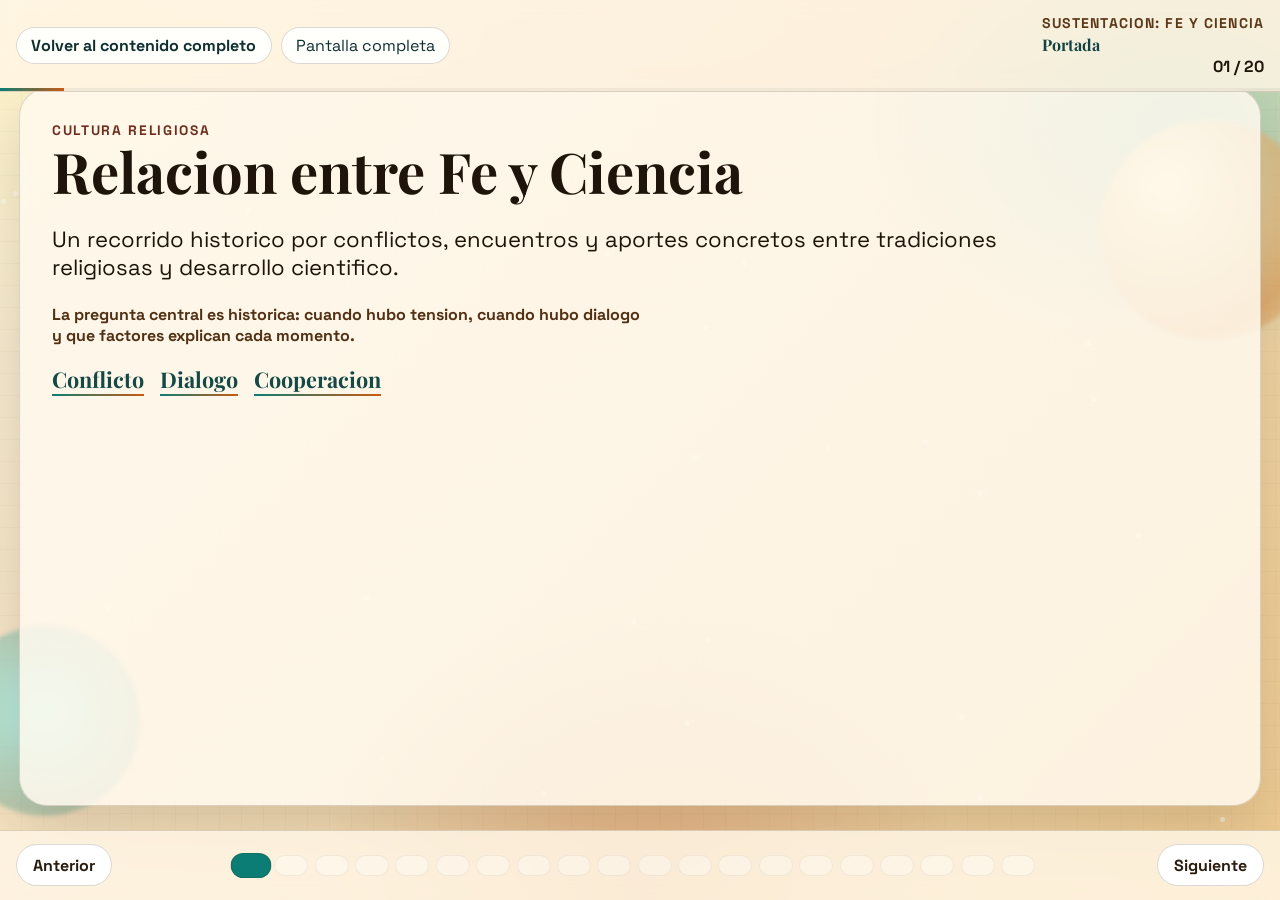
<file: presentacion.html>
<!DOCTYPE html>
<html lang="es">
<head>
  <meta charset="UTF-8" />
  <meta name="viewport" content="width=device-width, initial-scale=1.0" />
  <title>Diapositivas - Fe y Ciencia</title>
  <meta name="description" content="Diapositivas interactivas para sustentacion sobre la relacion entre fe y ciencia." />
  <link rel="preconnect" href="https://fonts.googleapis.com" />
  <link rel="preconnect" href="https://fonts.gstatic.com" crossorigin />
  <link href="https://fonts.googleapis.com/css2?family=Space+Grotesk:wght@400;500;700&family=Playfair+Display:wght@600;700;800&display=swap" rel="stylesheet" />
  <link rel="stylesheet" href="presentacion.css" />
</head>
<body>
  <div class="atmosphere" aria-hidden="true"></div>
  <div class="grain" aria-hidden="true"></div>
  <div class="orb orb-a" aria-hidden="true"></div>
  <div class="orb orb-b" aria-hidden="true"></div>
  <div class="sparkles" id="sparkles" aria-hidden="true"></div>

  <header class="topbar">
    <div class="top-actions">
      <a href="index.html" class="back-link">Volver al contenido completo</a>
      <button type="button" id="fullscreenBtn" class="back-link fullscreen-btn">Pantalla completa</button>
    </div>
    <div class="deck-meta">
      <p class="deck-title">Sustentacion: Fe y Ciencia</p>
      <p class="deck-current" id="slideTitle">Portada</p>
      <p class="deck-progress" id="slideCounter">01 / 18</p>
    </div>
    <div class="top-progress" aria-hidden="true"><span id="progressFill"></span></div>
  </header>

  <main class="deck" id="deck" aria-live="polite">
    <section class="slide active" data-title="Portada">
      <p class="kicker">Cultura Religiosa</p>
      <h1>Relacion entre Fe y Ciencia</h1>
      <p class="lead">Un recorrido historico por conflictos, encuentros y aportes concretos entre tradiciones religiosas y desarrollo cientifico.</p>
      <p class="hero-statement">La pregunta central es historica: cuando hubo tension, cuando hubo dialogo y que factores explican cada momento.</p>
      <div class="hero-wave">
        <span>Conflicto</span>
        <span>Dialogo</span>
        <span>Cooperacion</span>
      </div>
    </section>

    <section class="slide" data-title="Definiciones">
      <h2>Conceptos base</h2>
      <div class="definition-grid">
        <article>
          <h3>Ciencia</h3>
          <p>Conocimiento sistematico sustentado en observacion, contraste empirico y construccion de modelos explicativos.</p>
        </article>
        <article>
          <h3>Fe</h3>
          <p>Marco de sentido espiritual y existencial, articulado en creencias, simbolos, practicas y comunidades.</p>
        </article>
        <article>
          <h3>Religion</h3>
          <p>Expresion institucional y cultural de la fe, con normas, autoridades, textos y tradiciones historicas.</p>
        </article>
        <article>
          <h3>Historiografia</h3>
          <p>Analisis critico de como se interpreta el pasado a partir de fuentes, contexto y comparacion.</p>
        </article>
      </div>
    </section>

    <section class="slide" data-title="Tesis central">
      <h2>Tesis central</h2>
      <p class="lead">La historia no respalda ni una guerra permanente ni una armonia total entre fe y ciencia.</p>
      <div class="split-grid highlight-grid">
        <article>
          <h3>Si hubo conflictos</h3>
          <p>Especialmente cuando se disputo autoridad sobre la verdad publica.</p>
        </article>
        <article>
          <h3>Tambien hubo cooperacion</h3>
          <p>Universidades, traducciones, observatorios y cientificos creyentes aportaron al saber.</p>
        </article>
      </div>
      <p class="note">La relacion es historica, cambiante y condicionada por contexto politico y cultural.</p>
    </section>

    <section class="slide" data-title="4 modelos">
      <h2>4 modelos para explicar la relacion</h2>
      <div class="model-grid">
        <article><h3>Conflicto</h3><p>Choques documentados por autoridad doctrinal, interpretacion textual o poder institucional.</p></article>
        <article><h3>Independencia</h3><p>Campos con preguntas distintas: mecanismos de la naturaleza vs sentido ultimo.</p></article>
        <article><h3>Dialogo</h3><p>Intercambio en filosofia de la naturaleza, antropologia y etica de la investigacion.</p></article>
        <article><h3>Integracion</h3><p>Intentos de sintesis entre cosmovision religiosa y hallazgos cientificos contemporaneos.</p></article>
      </div>
    </section>

    <section class="slide" data-title="Linea temporal">
      <h2>Linea temporal rapida</h2>
      <div class="timeline">
        <article><span>Siglos VIII-XIII</span><p>Florecimiento cientifico en el mundo islamico: medicina, algebra y optica.</p></article>
        <article><span>Siglos XII-XV</span><p>Universidades europeas consolidan debate entre razon, filosofia natural y teologia.</p></article>
        <article><span>Siglos XVI-XVII</span><p>Revolucion cientifica: metodo experimental y tensiones con autoridades tradicionales.</p></article>
        <article><span>Siglos XIX-XXI</span><p>Profesionalizacion de la ciencia y nuevas conversaciones sobre etica y dignidad humana.</p></article>
      </div>
    </section>

    <section class="slide" data-title="Edad Media">
      <h2>Edad Media: preservacion y universidades</h2>
      <div class="split-grid">
        <article>
          <h3>Monasterios y bibliotecas</h3>
          <p>Conservacion y copia de textos clasicos que permitieron continuidad del saber.</p>
        </article>
        <article>
          <h3>Escuelas catedralicias</h3>
          <p>Espacios donde razon, logica y teologia se vincularon con el estudio de la naturaleza.</p>
        </article>
        <article>
          <h3>Universidades medievales</h3>
          <p>Institucionalizacion del debate intelectual en Paris, Bolonia y Oxford.</p>
        </article>
        <article>
          <h3>Traducciones interculturales</h3>
          <p>Circulacion de saber griego, arabe y latino con impacto en filosofia natural.</p>
        </article>
      </div>
    </section>

    <section class="slide" data-title="Revolucion cientifica">
      <h2>Revolucion cientifica y cambio de paradigma</h2>
      <div class="period-track">
        <article>
          <span>Metodo experimental</span>
          <p>Observacion, matematizacion y verificacion empirica ganan centralidad.</p>
        </article>
        <article>
          <span>Nuevas cosmologias</span>
          <p>Del geocentrismo al heliocentrismo y expansion de la mecanica moderna.</p>
        </article>
        <article>
          <span>Tensiones de autoridad</span>
          <p>Disputas sobre quien interpreta la verdad publica del cosmos.</p>
        </article>
      </div>
    </section>

    <section class="slide" data-title="Casos">
      <h2>Casos historicos clave</h2>
      <div class="cards-3">
        <article>
          <h3>Galileo</h3>
          <p>Conflicto multicausal: ciencia, poder y lectura biblica.</p>
        </article>
        <article>
          <h3>Mendel</h3>
          <p>Monje y fundador de la genetica moderna.</p>
        </article>
        <article>
          <h3>Lemaitre</h3>
          <p>Padre del atomo primitivo y rigor metodologico.</p>
        </article>
      </div>
      <p class="note">Cada caso expresa dinamicas distintas: no existe un unico patron historico.</p>
    </section>

    <section class="slide" data-title="Casos extendidos">
      <h2>Casos extendidos</h2>
      <div class="split-grid">
        <article>
          <h3>Casa de la Sabiduria - Bagdad</h3>
          <p>Traduccion, discusion y produccion de conocimiento en matematicas y medicina.</p>
        </article>
        <article>
          <h3>Universidad medieval</h3>
          <p>Institucionaliza el debate racional y da forma a comunidades de estudio.</p>
        </article>
        <article>
          <h3>Observatorios y calendarios</h3>
          <p>Interes practico y religioso impulso observacion astronomica sistematica.</p>
        </article>
        <article>
          <h3>Bioetica contemporanea</h3>
          <p>Hoy ciencia y fe dialogan en limites morales de nuevas tecnologias.</p>
        </article>
      </div>
    </section>

    <section class="slide" data-title="Aportes">
      <h2>Aportes por tradiciones</h2>
      <div class="timeline">
        <article><span>Mundo islamico clasico</span><p>Optica, algebra, medicina, astronomia.</p></article>
        <article><span>Mundo cristiano</span><p>Universidades, observatorios, redes academicas.</p></article>
        <article><span>Tradicion judia</span><p>Contribuciones fuertes en fisica, quimica y medicina moderna.</p></article>
        <article><span>Contextos no abrahamicos</span><p>India clasica y mundo helenistico aportan matematica, astronomia y filosofia natural.</p></article>
      </div>
    </section>

    <section class="slide" data-title="Disciplinas">
      <h2>Contribuciones por disciplinas</h2>
      <div class="compare-grid">
        <article><h3>Astronomia</h3><p>Calendarios, observacion celeste, modelos cosmologicos y observatorios.</p></article>
        <article><h3>Medicina</h3><p>Hospitales, compilaciones clinicas, anatomia y circulacion del conocimiento terapeutico.</p></article>
        <article><h3>Matematicas</h3><p>Algebra, aritmetica avanzada y formalizacion de herramientas de calculo.</p></article>
        <article><h3>Biologia</h3><p>Genetica clasica con Mendel y nuevas lecturas de evolucion y origen humano.</p></article>
        <article><h3>Fisica</h3><p>Debates sobre leyes naturales, causalidad y estructura del universo.</p></article>
        <article><h3>Etica cientifica</h3><p>Discusion sobre limites de biotecnologia, IA y responsabilidad social.</p></article>
      </div>
    </section>

    <section class="slide" data-title="Timeline extendido">
      <h2>Timeline historico </h2>
      <div class="h-timeline">
        <article>
          <span>VIII-X</span>
          <h3>Bagdad y traducciones</h3>
          <p>Convergencia de saberes griegos, persas e indios con fuerte impacto en matematicas y medicina.</p>
        </article>
        <article>
          <span>XII-XIII</span>
          <h3>Universidades europeas</h3>
          <p>Consolidacion de comunidades academicas y debates entre filosofia natural y teologia.</p>
        </article>
        <article>
          <span>XVI-XVII</span>
          <h3>Revolucion cientifica</h3>
          <p>Metodo experimental, matematizacion de la naturaleza y cambios de autoridad epistemica.</p>
        </article>
        <article>
          <span>XIX</span>
          <h3>Evolucion y debate</h3>
          <p>Nuevas discusiones sobre origen de la vida, literalismo y lecturas simbolicas.</p>
        </article>
        <article>
          <span>XX-XXI</span>
          <h3>Bioetica e IA</h3>
          <p>Dialogo entre ciencia, filosofia y religion sobre dignidad humana y responsabilidad tecnologica.</p>
        </article>
      </div>
    </section>

    <section class="slide" data-title="Mapa conceptual">
      <h2>Mapa conceptual</h2>
      <div class="concept-map">
        <button class="concept-node active" type="button" data-target="concept-ciencia">Ciencia</button>
        <button class="concept-node" type="button" data-target="concept-fe">Fe</button>
        <button class="concept-node" type="button" data-target="concept-instituciones">Instituciones</button>
        <button class="concept-node" type="button" data-target="concept-sociedad">Sociedad</button>
        <button class="concept-node" type="button" data-target="concept-etica">Etica</button>
      </div>
      <div class="concept-panels">
        <article class="concept-panel active" id="concept-ciencia">
          <h3>Ciencia</h3>
          <p>Construye modelos explicativos con observacion, experimentacion y validacion colectiva.</p>
        </article>
        <article class="concept-panel" id="concept-fe">
          <h3>Fe</h3>
          <p>Plantea preguntas de sentido, trascendencia y fundamento de valores.</p>
        </article>
        <article class="concept-panel" id="concept-instituciones">
          <h3>Instituciones</h3>
          <p>Universidades, academias y comunidades religiosas median la circulacion del conocimiento.</p>
        </article>
        <article class="concept-panel" id="concept-sociedad">
          <h3>Sociedad</h3>
          <p>Contexto politico y cultural define recepcion publica de teorias cientificas.</p>
        </article>
        <article class="concept-panel" id="concept-etica">
          <h3>Etica</h3>
          <p>Evalua fines, riesgos y justicia en el uso de avances cientificos.</p>
        </article>
      </div>
    </section>

    <section class="slide" data-title="Mitos">
      <h2>Mitos y aclaraciones historicas</h2>
      <div class="myth-grid">
        <article><h3>"Siempre se opusieron"</h3><p>Simplificacion incorrecta: coexistieron conflicto, dialogo y cooperacion.</p></article>
        <article><h3>"La fe anula objetividad"</h3><p>La validez cientifica depende del metodo y la evidencia, no de la creencia personal.</p></article>
        <article><h3>"Galileo explica toda la historia"</h3><p>Es un caso clave, pero insuficiente para describir siglos y regiones diferentes.</p></article>
      </div>
    </section>

    <section class="slide" data-title="Controversias actuales">
      <h2>Controversias contemporaneas</h2>
      <div class="qa-box">
        <p><strong>Bioetica y genetica:</strong> debate sobre limites de intervencion en vida humana y dignidad personal.</p>
        <p><strong>Inteligencia artificial:</strong> discusion sobre responsabilidad moral, sesgos y decisiones autonomas.</p>
        <p><strong>Ecologia integral:</strong> convergencia entre datos climaticos, justicia social y cuidado de la casa comun.</p>
      </div>
    </section>

    <section class="slide" data-title="Mapa comparado">
      <h2>Mapa comparado de relaciones</h2>
      <div class="compare-grid">
        <article><h3>Factor politico</h3><p>Regimenes, censura y libertad academica afectan el ritmo de cambio cientifico.</p></article>
        <article><h3>Factor institucional</h3><p>Escuelas, universidades y observatorios facilitan continuidad de investigacion.</p></article>
        <article><h3>Factor cultural</h3><p>Interpretaciones simbolicas y mentalidades colectivas condicionan recepcion de teorias.</p></article>
        <article><h3>Factor filosofico</h3><p>Conceptos de verdad, causalidad y naturaleza guian el debate entre marcos explicativos.</p></article>
        <article><h3>Factor tecnologico</h3><p>Nuevos instrumentos amplian evidencia y reconfiguran discusiones tradicionales.</p></article>
        <article><h3>Factor etico</h3><p>Toda innovacion cientifica abre preguntas sobre fines humanos y justicia social.</p></article>
      </div>
    </section>

    <section class="slide" data-title="Sintesis">
      <h2>Sintesis historica</h2>
      <p class="lead">La relacion entre fe y ciencia no es lineal: cambia segun actores, epocas, instituciones y marcos culturales.</p>
      <div class="quote-panel">
        <p>En un mismo siglo puede haber colaboracion en universidades, debate filosofico en aulas y conflicto en esferas de poder.</p>
      </div>
      <div class="hero-wave">
        <span>Contexto</span>
        <span>Fuentes</span>
        <span>Comparacion</span>
      </div>
    </section>

    <section class="slide" data-title="Conclusiones">
      <h2>Conclusiones clave</h2>
      <ul class="key-list">
        <li><strong>Primera:</strong> hubo conflictos reales, pero no permanentes.</li>
        <li><strong>Segunda:</strong> instituciones religiosas tambien preservaron y promovieron ciencia.</li>
        <li><strong>Tercera:</strong> cientificos creyentes y no creyentes compartieron metodo y comunidad academica.</li>
        <li><strong>Cuarta:</strong> hoy el dialogo se desplaza hacia bioetica, IA y sostenibilidad.</li>
      </ul>
    </section>

    <section class="slide" data-title="Bibliografia">
      <h2>Referencias de apoyo</h2>
      <div class="timeline">
        <article><span>John Hedley Brooke</span><p>Analisis critico del mito de conflicto permanente.</p></article>
        <article><span>Ian G. Barbour</span><p>Tipologia de conflicto, independencia, dialogo e integracion.</p></article>
        <article><span>Peter Harrison</span><p>Historia conceptual de los terminos ciencia y religion.</p></article>
        <article><span>Ronald L. Numbers</span><p>Estudios que cuestionan simplificaciones narrativas.</p></article>
      </div>
    </section>

    <section class="slide" data-title="Gracias">
      <h2>Gracias</h2>
      <p class="lead">Relacion fe-ciencia: una historia compleja de ideas, instituciones y debates que siguen vigentes hoy.</p>
      <div class="final-actions">
        <a href="index.html">Volver al documento completo</a>
        <button type="button" id="restartBtn">Reiniciar diapositivas</button>
      </div>
    </section>
  </main>

  <footer class="controls">
    <button type="button" id="prevBtn" aria-label="Diapositiva anterior">Anterior</button>
    <div class="dots" id="dots" aria-label="Navegacion por diapositivas"></div>
    <button type="button" id="nextBtn" aria-label="Siguiente diapositiva">Siguiente</button>
  </footer>

  <script src="presentacion.js"></script>
</body>
</html>
</file>
<file: styles.css>
:root {
  --bg: #f6f1e8;
  --ink: #19150f;
  --muted: #5b4f43;
  --brand: #005f73;
  --brand-2: #ca6702;
  --brand-3: #9b2226;
  --paper: #fffdf8e0;
  --line: #3f2f1a26;
  --shadow: 0 20px 44px #2a190b1f;
}

* {
  box-sizing: border-box;
}

body {
  margin: 0;
  font-family: "Manrope", sans-serif;
  color: var(--ink);
  background: var(--bg);
  line-height: 1.65;
  overflow-x: hidden;
}

.page-bg {
  position: fixed;
  inset: 0;
  z-index: -1;
  background:
    radial-gradient(45rem 45rem at -5% -15%, #e9c46a66, transparent 62%),
    radial-gradient(35rem 35rem at 105% 10%, #0a939650, transparent 55%),
    linear-gradient(130deg, #f6f1e8 0%, #faedd2 50%, #f3f5ef 100%);
}

.mesh {
  position: fixed;
  inset: 0;
  z-index: -1;
  background-image: linear-gradient(#0000 96%, #4b3f3118 100%), linear-gradient(90deg, #0000 96%, #4b3f3118 100%);
  background-size: 28px 28px;
  mask-image: radial-gradient(circle at 50% 45%, #000 35%, #0000 76%);
  pointer-events: none;
}

.container {
  width: min(1000px, 92vw);
  margin-inline: auto;
}

.hero {
  padding: 4.6rem 0 2rem;
}

.hero-kicker {
  text-transform: uppercase;
  letter-spacing: 0.14em;
  font-size: 0.77rem;
  color: #004b5a;
  margin: 0 0 0.8rem;
  font-weight: 800;
}

h1,
h2,
h3 {
  font-family: "Fraunces", serif;
  line-height: 1.2;
  margin-top: 0;
}

h1 {
  font-size: clamp(2rem, 3.3vw, 3.2rem);
  margin-bottom: 0.8rem;
}

.hero-subtitle {
  color: var(--muted);
  max-width: 72ch;
  margin-bottom: 1rem;
}

.quick-nav {
  display: flex;
  flex-wrap: wrap;
  gap: 0.45rem;
  margin-top: 1rem;
}

.quick-nav a {
  color: #08323b;
  background: #ffffffc9;
  border: 1px solid var(--line);
  padding: 0.35rem 0.72rem;
  border-radius: 999px;
  text-decoration: none;
  font-weight: 700;
  font-size: 0.87rem;
  transition: transform 0.2s ease, box-shadow 0.2s ease;
}

.quick-nav a:hover {
  transform: translateY(-1px);
  box-shadow: 0 8px 16px #002a331f;
}

.hero-meta {
  display: flex;
  flex-wrap: wrap;
  gap: 0.7rem;
}

.hero-meta span {
  background: #ffffffc7;
  border: 1px solid var(--line);
  padding: 0.35rem 0.7rem;
  border-radius: 999px;
  font-size: 0.9rem;
}

.slides-link-wrap {
  margin: 1rem 0 0.4rem;
}

.slides-link {
  display: inline-flex;
  align-items: center;
  gap: 0.35rem;
  text-decoration: none;
  font-weight: 800;
  color: #08323b;
  background: #fff7e7;
  border: 1px solid #6c4f2d4a;
  border-radius: 999px;
  padding: 0.55rem 0.9rem;
  box-shadow: 0 10px 20px #40200d1a;
  transition: transform 0.2s ease, box-shadow 0.2s ease;
}

.slides-link:hover {
  transform: translateY(-1px);
  box-shadow: 0 14px 26px #40200d28;
}

.panel {
  background: var(--paper);
  backdrop-filter: blur(4px);
  border: 1px solid var(--line);
  border-radius: 22px;
  box-shadow: var(--shadow);
  padding: clamp(1.15rem, 2.4vw, 2rem);
  margin-bottom: 1rem;
}

.panel-intro {
  border-top: 4px solid #ca670299;
}

.badges {
  display: flex;
  flex-wrap: wrap;
  gap: 0.5rem;
  margin-top: 0.8rem;
}

.badges span {
  background: #f9f4eb;
  border: 1px dashed #6a4b283f;
  border-radius: 12px;
  padding: 0.35rem 0.65rem;
  font-weight: 700;
  font-size: 0.88rem;
}

.grid-2 {
  display: grid;
  grid-template-columns: repeat(2, minmax(0, 1fr));
  gap: 0.8rem;
}

.grid-3 {
  display: grid;
  grid-template-columns: repeat(3, minmax(0, 1fr));
  gap: 0.8rem;
}

.card {
  border-radius: 16px;
  padding: 1rem;
  border: 1px solid var(--line);
}

.tone-a {
  background: #f3f5ff;
}

.tone-b {
  background: #fff7ee;
}

.tone-c {
  background: #ecfaf7;
}

.section-note {
  margin-top: 1rem;
  padding-left: 0.8rem;
  border-left: 4px solid var(--brand-2);
  color: #3f3f3f;
  font-weight: 600;
}

.quote-box {
  margin-top: 0.9rem;
  padding: 0.9rem 1rem;
  border-radius: 14px;
  border: 1px solid #6e5b4526;
  background: linear-gradient(120deg, #fffef7, #fef8ed);
  font-style: italic;
}

.famous-quote {
  margin: 0.5rem 0 0.9rem;
  padding: 1rem 1rem 1rem 1.1rem;
  border-left: 6px solid var(--brand-3);
  border-radius: 12px;
  background: linear-gradient(110deg, #fff8ef, #fffdf8);
  font-family: "Fraunces", serif;
  font-size: clamp(1.05rem, 2.4vw, 1.35rem);
  line-height: 1.45;
}

.research-grid,
.method-grid,
.period-grid,
.case-grid,
.qa-grid {
  display: grid;
  grid-template-columns: repeat(2, minmax(0, 1fr));
  gap: 0.8rem;
}

.research-grid {
  margin-top: 0.9rem;
}

.research-card,
.method-card,
.period-card,
.case-card,
.qa-card,
.controversy-card,
.info-card,
.source-list article,
.glossary-grid article {
  border: 1px solid var(--line);
  border-radius: 12px;
  padding: 0.8rem;
}

.research-card,
.method-card,
.controversy-card,
.source-list article {
  background: #ffffffdc;
}

.period-card {
  background: linear-gradient(135deg, #fffdf8, #fff6e8);
}

.case-card {
  background: linear-gradient(130deg, #fff, #fff7ec);
}

.qa-card {
  background: #fff9ef;
  border-color: #6b4a2740;
}

.qa-card p,
.case-card p {
  margin-bottom: 0;
}

.deep-columns {
  display: grid;
  grid-template-columns: repeat(2, minmax(0, 1fr));
  gap: 0.8rem;
}

.deep-columns article,
.doc-card,
.biblio-card,
.exam-card,
.check-item {
  border: 1px solid var(--line);
  border-radius: 12px;
  padding: 0.85rem;
  background: #fffef9;
}

.long-list {
  margin: 0;
  padding-left: 1.1rem;
}

.long-list li {
  margin-bottom: 0.35rem;
}

.checklist-grid,
.doc-grid,
.bibliography-grid,
.exam-grid {
  display: grid;
  gap: 0.8rem;
}

.checklist-grid,
.doc-grid,
.bibliography-grid,
.exam-grid {
  grid-template-columns: repeat(2, minmax(0, 1fr));
}

.check-item {
  background: #fff8ee;
}

.claim-table td:nth-child(2) {
  font-weight: 700;
  color: #51330d;
}

.doc-card {
  background: linear-gradient(130deg, #fffdf8, #fff5e7);
}

.biblio-card {
  background: #ffffffde;
}

.exam-card {
  background: #eef9f7;
}

.metric-strip,
.context-points,
.source-list {
  display: grid;
  gap: 0.8rem;
}

.metric-strip {
  grid-template-columns: repeat(3, minmax(0, 1fr));
  margin-top: 0.9rem;
}

.metric-strip article {
  border: 1px dashed #71471455;
  border-radius: 12px;
  background: #fff9ef;
  padding: 0.75rem;
}

.context-points {
  grid-template-columns: repeat(3, minmax(0, 1fr));
}

.context-points article {
  border: 1px solid var(--line);
  background: #fffefb;
  border-radius: 12px;
  padding: 0.8rem;
}

.source-list {
  grid-template-columns: repeat(3, minmax(0, 1fr));
}

.glossary-grid,
.controversy-grid {
  display: grid;
  gap: 0.75rem;
}

.glossary-grid {
  grid-template-columns: repeat(3, minmax(0, 1fr));
}

.glossary-grid article {
  background: #fffcf5;
}

.controversy-grid {
  grid-template-columns: repeat(3, minmax(0, 1fr));
}

.table-wrap {
  overflow-x: auto;
  border: 1px solid var(--line);
  border-radius: 14px;
  background: #fff;
}

.research-table {
  width: 100%;
  border-collapse: collapse;
  min-width: 720px;
}

.research-table th,
.research-table td {
  border-bottom: 1px solid #3f2f1a1c;
  text-align: left;
  padding: 0.7rem;
  vertical-align: top;
}

.research-table th {
  background: #fff3df;
  font-family: "Fraunces", serif;
}

.research-warning {
  margin-top: 0.9rem;
  border: 1px solid #8a5c213d;
  border-radius: 12px;
  background: #fff7ea;
  padding: 0.8rem;
}

.research-warning ul,
.info-card ul,
.source-list ul {
  margin-bottom: 0;
}

.mt-1 {
  margin-top: 1rem;
}

.timeline,
.mini-timeline,
.faq,
.accordion {
  display: grid;
  gap: 0.8rem;
}

.timeline-item,
.mini-timeline article,
.faq-item,
.accordion-panel {
  background: #ffffffde;
  border: 1px solid var(--line);
  border-radius: 12px;
  padding: 0.85rem 0.9rem;
}

.timeline-item {
  border-left: 7px solid var(--brand);
}

.mini-timeline span {
  display: inline-block;
  font-weight: 800;
  color: #7f3c00;
  font-size: 0.9rem;
}

.tabs {
  display: flex;
  flex-wrap: wrap;
  gap: 0.45rem;
  margin-bottom: 0.8rem;
}

.tab-btn,
.accordion-btn {
  border: 1px solid var(--line);
  border-radius: 999px;
  padding: 0.45rem 0.8rem;
  font-weight: 700;
  cursor: pointer;
}

.tab-btn {
  background: #fff;
  transition: transform 0.2s ease, background-color 0.2s ease;
}

.tab-btn:hover {
  transform: translateY(-1px);
}

.tab-btn.active {
  background: var(--brand);
  color: #fff;
}

.accordion-btn {
  width: 100%;
  text-align: left;
  background: linear-gradient(120deg, #fff, #f8efe2);
  color: #2a2118;
  border-radius: 12px;
  font-weight: 800;
}

.accordion-panel {
  display: none;
  background: #ffffffcc;
}

.accordion-panel.open,
.tab-content.active {
  display: block;
}

.tab-content {
  display: none;
}

.scientist-list {
  margin: 0;
  padding-left: 1.05rem;
}

.scientist-list li {
  margin-bottom: 0.4rem;
}

.debate-box {
  margin-top: 0.9rem;
  border: 1px solid #6a361f44;
  border-radius: 12px;
  background: #fff5f0;
  padding: 0.85rem 0.9rem;
}

.panel-end {
  border: 2px solid #0a6c5c30;
}

.btn-primary,
.btn-secondary {
  border-radius: 999px;
  padding: 0.7rem 1rem;
  font-weight: 700;
  cursor: pointer;
}

.btn-primary {
  border: none;
  background: linear-gradient(100deg, var(--brand), #0a9396);
  color: #fff;
  transition: transform 0.2s ease, box-shadow 0.2s ease;
}

.btn-primary:hover {
  transform: translateY(-1px);
  box-shadow: 0 10px 20px #005f7347;
}

.btn-secondary {
  border: 1px solid #6f4f2e55;
  background: #fff;
  color: #3f2d17;
}

.cta-row {
  display: flex;
  flex-wrap: wrap;
  gap: 0.6rem;
}

.thesis-controls,
.sim-actions {
  display: flex;
  flex-wrap: wrap;
  gap: 0.6rem;
  margin: 0.7rem 0;
}

.duration-btn {
  border: 1px solid var(--line);
  background: #fff;
  color: #2b2014;
  border-radius: 999px;
  padding: 0.6rem 0.9rem;
  font-weight: 700;
  cursor: pointer;
}

.duration-btn.active {
  background: var(--brand);
  color: #fff;
}

.thesis-script {
  display: none;
  border: 1px solid var(--line);
  border-radius: 14px;
  padding: 1rem;
  background: linear-gradient(140deg, #fffef9, #fff6ea);
}

.thesis-script.active {
  display: block;
}

.sim-card {
  border: 1px solid var(--line);
  border-radius: 14px;
  padding: 1rem;
  background: #fffdf8;
}

.sim-answer {
  display: none;
  border-left: 4px solid var(--brand);
  padding-left: 0.7rem;
  color: #2c3f37;
  font-weight: 600;
}

.sim-answer.show {
  display: block;
}

.editor-label {
  display: block;
  margin-bottom: 0.4rem;
  font-weight: 700;
}

.postura-editor {
  width: 100%;
  border: 1px solid var(--line);
  border-radius: 12px;
  padding: 0.8rem;
  font: inherit;
  background: #fff;
  resize: vertical;
}

.editor-status {
  font-weight: 700;
  color: #4a371d;
}

.timer {
  font-weight: 800;
  color: #6a2e0a;
  letter-spacing: 0.03em;
  margin-top: 0.8rem;
}

.footer {
  padding: 0.2rem 0 2rem;
  color: #4a4a4a;
}

.reveal {
  opacity: 0;
  transform: translateY(12px);
  transition: opacity 0.55s ease, transform 0.55s ease;
}

.reveal.show {
  opacity: 1;
  transform: translateY(0);
}

body.presentation-mode .hero-meta,
body.presentation-mode .footer,
body.presentation-mode .hero-kicker {
  display: none;
}

body.presentation-mode .panel,
body.presentation-mode .hero {
  margin-bottom: 1.2rem;
}

@media (max-width: 840px) {
  .hero {
    padding-top: 2.2rem;
  }

  .grid-2,
  .grid-3,
  .research-grid,
  .method-grid,
  .period-grid,
  .metric-strip,
  .context-points,
  .source-list,
  .glossary-grid,
  .controversy-grid,
  .case-grid,
  .qa-grid,
  .deep-columns,
  .checklist-grid,
  .doc-grid,
  .bibliography-grid,
  .exam-grid {
    grid-template-columns: 1fr;
  }

  .thesis-controls,
  .sim-actions {
    flex-direction: column;
    align-items: stretch;
  }
}
</file>
<file: presentacion.css>
:root {
  --bg-1: #f8efdc;
  --bg-2: #edc98f;
  --ink: #1e1409;
  --accent: #0b7d74;
  --accent-2: #c85a14;
  --accent-3: #7f2f1f;
  --glass: #fff9efd6;
  --line: #4a31192f;
  --shadow: 0 26px 56px #2a190d24;
}

* {
  box-sizing: border-box;
}

body {
  margin: 0;
  min-height: 100vh;
  font-family: "Space Grotesk", sans-serif;
  color: var(--ink);
  background: linear-gradient(135deg, var(--bg-1), var(--bg-2));
  overflow: hidden;
}

.atmosphere {
  position: fixed;
  inset: 0;
  z-index: -2;
  background:
    radial-gradient(44rem 30rem at 5% 8%, #fcf1c5dd 0%, transparent 62%),
    radial-gradient(34rem 24rem at 92% 14%, #69cdc08c 0%, transparent 60%),
    radial-gradient(34rem 30rem at 50% 98%, #cb662e4f 0%, transparent 58%);
  animation: drift 16s ease-in-out infinite alternate;
}

.grain {
  position: fixed;
  inset: 0;
  z-index: -1;
  background-image: linear-gradient(#0000 96%, #47301918 100%), linear-gradient(90deg, #0000 96%, #47301918 100%);
  background-size: 22px 22px;
  opacity: 0.65;
  pointer-events: none;
}

.sparkles {
  position: fixed;
  inset: 0;
  z-index: -1;
  pointer-events: none;
  overflow: hidden;
}

.sparkle {
  position: absolute;
  width: 5px;
  height: 5px;
  border-radius: 50%;
  background: #fffbf3;
  opacity: 0.55;
  box-shadow: 0 0 10px #fff2ca;
  animation: twinkle 4.6s ease-in-out infinite;
}

.orb {
  position: fixed;
  border-radius: 50%;
  pointer-events: none;
  filter: blur(2px);
  z-index: -1;
}

.orb-a {
  width: 220px;
  height: 220px;
  right: -40px;
  top: 120px;
  background: radial-gradient(circle at 30% 30%, #fff0c4, #db7f2e70 70%, #0000 100%);
  animation: floatA 12s ease-in-out infinite;
}

.orb-b {
  width: 190px;
  height: 190px;
  left: -50px;
  bottom: 84px;
  background: radial-gradient(circle at 50% 45%, #b4f2e8, #1f8e8548 70%, #0000 100%);
  animation: floatB 14s ease-in-out infinite;
}

.topbar {
  position: fixed;
  top: 0;
  left: 0;
  right: 0;
  z-index: 3;
  display: flex;
  justify-content: space-between;
  align-items: center;
  padding: 0.9rem 1rem;
  background: #fff6e6cf;
  border-bottom: 1px solid var(--line);
  backdrop-filter: blur(8px);
}

.top-actions {
  display: flex;
  align-items: center;
  gap: 0.55rem;
}

.back-link {
  text-decoration: none;
  color: #102f31;
  font-weight: 700;
  border: 1px solid var(--line);
  border-radius: 999px;
  padding: 0.45rem 0.9rem;
  background: #ffffffea;
  transition: transform 0.2s ease, box-shadow 0.2s ease;
}

.fullscreen-btn {
  font: inherit;
  cursor: pointer;
}

.back-link:hover {
  transform: translateY(-1px);
  box-shadow: 0 12px 20px #42230f1f;
}

.deck-title {
  margin: 0;
  font-size: 0.88rem;
  text-transform: uppercase;
  letter-spacing: 0.08em;
  color: #5b3718;
  font-weight: 700;
}

.deck-current {
  margin: 0.08rem 0 0;
  font-family: "Playfair Display", serif;
  font-weight: 700;
  color: #124342;
}

.deck-progress {
  margin: 0.08rem 0 0;
  text-align: right;
  font-weight: 800;
}

.top-progress {
  position: absolute;
  left: 0;
  right: 0;
  bottom: 0;
  height: 3px;
  background: #0000000d;
}

.top-progress span {
  display: block;
  height: 100%;
  width: 0;
  background: linear-gradient(90deg, #0b7d74, #c85a14);
  transition: width 0.35s ease;
}

.deck {
  position: relative;
  height: 100vh;
  padding: 5.5rem 1.2rem 5.9rem;
}

.slide {
  position: absolute;
  inset: 5.5rem 1.2rem 5.9rem;
  border: 1px solid var(--line);
  border-radius: 28px;
  background: var(--glass);
  box-shadow: var(--shadow);
  padding: clamp(1.2rem, 2.5vw, 2.3rem);
  overflow-y: auto;
  opacity: 0;
  transform: translateX(70px) scale(0.985);
  pointer-events: none;
  transition: opacity 0.5s ease, transform 0.5s ease;
}

.slide[data-enter="next"] {
  transform: translateX(70px) scale(0.985);
}

.slide[data-enter="prev"] {
  transform: translateX(-70px) scale(0.985);
}

.slide.active {
  opacity: 1;
  transform: translateX(0) scale(1);
  pointer-events: auto;
}

.slide.active > * {
  animation: fadeRise 0.45s ease both;
}

.slide.active > :nth-child(2) { animation-delay: 0.06s; }
.slide.active > :nth-child(3) { animation-delay: 0.12s; }
.slide.active > :nth-child(4) { animation-delay: 0.18s; }
.slide.active > :nth-child(5) { animation-delay: 0.24s; }
.slide.active > :nth-child(6) { animation-delay: 0.3s; }

.slide h1,
.slide h2,
.slide h3 {
  font-family: "Playfair Display", serif;
  line-height: 1.15;
  margin-top: 0;
}

.slide h1 {
  font-size: clamp(2.1rem, 5.2vw, 3.5rem);
  margin-bottom: 0.7rem;
}

.slide h2 {
  font-size: clamp(1.6rem, 4vw, 2.5rem);
  margin-bottom: 0.8rem;
}

.kicker {
  margin: 0;
  font-size: 0.86rem;
  letter-spacing: 0.12em;
  text-transform: uppercase;
  font-weight: 700;
  color: #6f2f1f;
}

.lead {
  font-size: clamp(1.02rem, 2.25vw, 1.38rem);
  max-width: 70ch;
}

.hero-statement {
  max-width: 60ch;
  font-weight: 700;
  color: #523014;
  margin-top: 0.8rem;
}

.hero-wave {
  display: flex;
  flex-wrap: wrap;
  gap: 1rem;
  margin-top: 1.2rem;
  font-size: clamp(1rem, 2.2vw, 1.35rem);
  font-family: "Playfair Display", serif;
}

.hero-wave span {
  font-weight: 700;
  color: #144946;
  position: relative;
}

.hero-wave span::after {
  content: "";
  position: absolute;
  left: 0;
  right: 0;
  bottom: -3px;
  height: 2px;
  background: linear-gradient(90deg, #0b7d74, #c85a14);
  transform: scaleX(0);
  transform-origin: left;
  animation: lineGrow 0.7s ease forwards;
}

.hero-wave span:nth-child(1)::after { animation-delay: 0.1s; }
.hero-wave span:nth-child(2)::after { animation-delay: 0.24s; }
.hero-wave span:nth-child(3)::after { animation-delay: 0.38s; }

.definition-grid,
.model-grid,
.myth-grid,
.compare-grid {
  display: grid;
  gap: 0.8rem;
}

.definition-grid,
.model-grid,
.myth-grid,
.compare-grid {
  grid-template-columns: repeat(2, minmax(0, 1fr));
}

.definition-grid article,
.model-grid article,
.myth-grid article,
.compare-grid article {
  margin: 0;
  border: 1px solid var(--line);
  border-radius: 16px;
  padding: 0.9rem;
  background: linear-gradient(145deg, #fffefb, #fff2de);
  position: relative;
  overflow: hidden;
}

.definition-grid article::before,
.model-grid article::before,
.myth-grid article::before,
.compare-grid article::before {
  content: "";
  position: absolute;
  left: -30%;
  top: -25%;
  width: 60%;
  height: 120%;
  background: linear-gradient(110deg, #ffffff00, #ffffff54, #ffffff00);
  transform: rotate(18deg);
  animation: shimmer 5.8s linear infinite;
}

.definition-grid article:nth-child(2)::before,
.model-grid article:nth-child(2)::before,
.myth-grid article:nth-child(2)::before,
.compare-grid article:nth-child(2)::before { animation-delay: 0.8s; }

.definition-grid article:nth-child(3)::before,
.model-grid article:nth-child(3)::before,
.myth-grid article:nth-child(3)::before,
.compare-grid article:nth-child(3)::before { animation-delay: 1.6s; }

.definition-grid article:nth-child(4)::before,
.model-grid article:nth-child(4)::before,
.myth-grid article:nth-child(4)::before,
.compare-grid article:nth-child(4)::before { animation-delay: 2.4s; }

.highlight-grid article {
  background: linear-gradient(135deg, #fffef8, #fff4e4);
}

.split-grid,
.cards-3,
.timeline,
.qa-box,
.period-track {
  display: grid;
  gap: 0.8rem;
}

.split-grid {
  grid-template-columns: repeat(2, minmax(0, 1fr));
}

.cards-3 {
  grid-template-columns: repeat(3, minmax(0, 1fr));
}

.timeline,
.qa-box {
  grid-template-columns: 1fr;
}

.period-track {
  grid-template-columns: repeat(3, minmax(0, 1fr));
}

.split-grid article,
.cards-3 article,
.timeline article,
.qa-box p,
.period-track article {
  margin: 0;
  border: 1px solid var(--line);
  border-radius: 16px;
  padding: 0.9rem;
  background: #fffefbe6;
}

.cards-3 article {
  background: linear-gradient(145deg, #fffefb, #fff0dc);
}

.h-timeline {
  display: grid;
  grid-auto-flow: column;
  grid-auto-columns: minmax(220px, 1fr);
  gap: 0.8rem;
  overflow-x: auto;
  padding: 0.4rem 0.1rem 0.8rem;
  scroll-snap-type: x mandatory;
}

.h-timeline article {
  scroll-snap-align: start;
  border: 1px solid var(--line);
  border-radius: 16px;
  padding: 0.9rem;
  background: linear-gradient(150deg, #fffefb, #ffefd8);
  position: relative;
  overflow: hidden;
}

.h-timeline article::before {
  content: "";
  position: absolute;
  left: -14px;
  top: 50%;
  width: 9px;
  height: 9px;
  border-radius: 50%;
  background: var(--accent);
  box-shadow: 0 0 0 8px #0b7d7426;
  transform: translateY(-50%);
  animation: pulseDot 2.8s ease-in-out infinite;
}

.h-timeline article span {
  display: inline-block;
  font-weight: 700;
  color: #0d5f5a;
  margin-bottom: 0.35rem;
  border-bottom: 2px solid #0b7d7452;
}

.concept-map {
  margin-top: 0.4rem;
  display: grid;
  grid-template-columns: repeat(5, minmax(0, 1fr));
  gap: 0.65rem;
}

.concept-node {
  border: 1px solid var(--line);
  border-radius: 999px;
  padding: 0.58rem 0.72rem;
  background: #fff;
  font: inherit;
  font-weight: 700;
  cursor: pointer;
  transition: transform 0.2s ease, box-shadow 0.2s ease, background-color 0.2s ease;
}

.concept-node:hover {
  transform: translateY(-1px);
  box-shadow: 0 10px 16px #2f1a0c1f;
}

.concept-node.active {
  background: linear-gradient(100deg, #0b7d74, #0fa292);
  color: #fff;
  border-color: #0b7d74;
}

.concept-panels {
  margin-top: 0.8rem;
}

.concept-panel {
  display: none;
  border: 1px solid var(--line);
  border-radius: 16px;
  padding: 0.9rem;
  background: linear-gradient(145deg, #fffefb, #fff0de);
  animation: fadeRise 0.35s ease both;
}

.concept-panel.active {
  display: block;
}

.timeline article span {
  display: block;
  font-weight: 700;
  color: #0f6462;
  margin-bottom: 0.32rem;
}

.period-track article span {
  display: inline-block;
  margin-bottom: 0.4rem;
  font-weight: 700;
  color: #5b2a0d;
  border-bottom: 2px solid #c85a1470;
}

.key-list {
  margin: 0;
  padding-left: 1.05rem;
}

.key-list li {
  margin-bottom: 0.6rem;
  opacity: 0;
  transform: translateY(8px);
  animation: itemIn 0.45s ease forwards;
}

.slide.active .key-list li:nth-child(1) { animation-delay: 0.1s; }
.slide.active .key-list li:nth-child(2) { animation-delay: 0.2s; }
.slide.active .key-list li:nth-child(3) { animation-delay: 0.3s; }
.slide.active .key-list li:nth-child(4) { animation-delay: 0.4s; }

.note {
  font-weight: 700;
  color: #5d2d15;
  margin-top: 0.9rem;
}

blockquote {
  margin: 0.8rem 0 0;
  border-left: 5px solid var(--accent-2);
  background: #fff6ec;
  border-radius: 10px;
  padding: 0.8rem 0.9rem;
  font-style: italic;
}

.closing {
  border: 1px dashed #7e4b1a66;
  border-radius: 12px;
  padding: 0.8rem;
  background: linear-gradient(130deg, #fff8ea, #fff0db);
}

.quote-panel {
  margin: 1rem 0;
  border: 1px solid #86532652;
  border-radius: 14px;
  background: linear-gradient(130deg, #fff7e8, #ffefd6);
  padding: 0.9rem;
  font-style: italic;
  color: #4c2f16;
}

.final-actions {
  display: flex;
  flex-wrap: wrap;
  gap: 0.7rem;
}

.final-actions a,
.final-actions button,
.controls button {
  border: 1px solid var(--line);
  border-radius: 999px;
  text-decoration: none;
  padding: 0.6rem 1rem;
  font: inherit;
  font-weight: 700;
  cursor: pointer;
  transition: transform 0.2s ease, box-shadow 0.2s ease;
}

.final-actions a,
.controls button {
  background: #fff;
  color: #2a1c0f;
}

.final-actions button {
  background: linear-gradient(100deg, var(--accent), #0f9f95);
  color: #fff;
}

.final-actions a:hover,
.final-actions button:hover,
.controls button:hover {
  transform: translateY(-1px);
  box-shadow: 0 10px 18px #3d220f24;
}

.controls {
  position: fixed;
  bottom: 0;
  left: 0;
  right: 0;
  z-index: 3;
  display: grid;
  grid-template-columns: auto 1fr auto;
  gap: 0.8rem;
  align-items: center;
  padding: 0.85rem 1rem;
  background: #fff6e6d8;
  border-top: 1px solid var(--line);
  backdrop-filter: blur(8px);
}

.dots {
  display: flex;
  justify-content: center;
  align-items: center;
  gap: 0.4rem;
  flex-wrap: wrap;
}

.dot {
  width: 11px;
  height: 11px;
  border-radius: 50%;
  border: none;
  padding: 0;
  background: #b5855e;
  opacity: 0.35;
  cursor: pointer;
  transition: transform 0.2s ease, opacity 0.2s ease;
}

.dot.active {
  opacity: 1;
  transform: scale(1.2);
  background: var(--accent);
}

.dot:hover {
  transform: scale(1.15);
  opacity: 0.7;
}

@keyframes fadeRise {
  from {
    opacity: 0;
    transform: translateY(8px);
  }
  to {
    opacity: 1;
    transform: translateY(0);
  }
}

@keyframes twinkle {
  0%,
  100% {
    opacity: 0.2;
    transform: translateY(0) scale(1);
  }
  50% {
    opacity: 0.8;
    transform: translateY(-5px) scale(1.3);
  }
}

@keyframes shimmer {
  0% { transform: translateX(-120%) rotate(18deg); }
  100% { transform: translateX(220%) rotate(18deg); }
}

@keyframes lineGrow {
  to {
    transform: scaleX(1);
  }
}

@keyframes floatA {
  0%,
  100% { transform: translateY(0); }
  50% { transform: translateY(-16px); }
}

@keyframes floatB {
  0%,
  100% { transform: translateY(0); }
  50% { transform: translateY(16px); }
}

@keyframes pulseDot {
  0%,
  100% {
    box-shadow: 0 0 0 8px #0b7d7426;
  }
  50% {
    box-shadow: 0 0 0 13px #0b7d7418;
  }
}

@keyframes drift {
  from { transform: translateY(0) scale(1); }
  to { transform: translateY(-16px) scale(1.03); }
}

@keyframes itemIn {
  to {
    opacity: 1;
    transform: translateY(0);
  }
}

@media (max-width: 860px) {
  .deck {
    padding: 6rem 0.8rem 6.3rem;
  }

  .slide {
    inset: 6rem 0.8rem 6.3rem;
  }

  .split-grid,
  .cards-3,
  .definition-grid,
  .model-grid,
  .myth-grid,
  .compare-grid,
  .period-track {
    grid-template-columns: 1fr;
  }

  .concept-map {
    grid-template-columns: 1fr 1fr;
  }

  .topbar {
    gap: 0.6rem;
    align-items: flex-start;
  }

  .top-actions {
    flex-wrap: wrap;
  }

  .deck-title {
    font-size: 0.76rem;
  }

  .controls {
    grid-template-columns: 1fr 1fr;
    grid-template-areas:
      "prev next"
      "dots dots";
  }

  #prevBtn { grid-area: prev; }
  #nextBtn { grid-area: next; }
  #dots { grid-area: dots; }

  .hero-wave {
    gap: 0.75rem;
  }

  .orb {
    display: none;
  }

  .topbar {
    padding-bottom: 1.05rem;
  }
}
</file>
